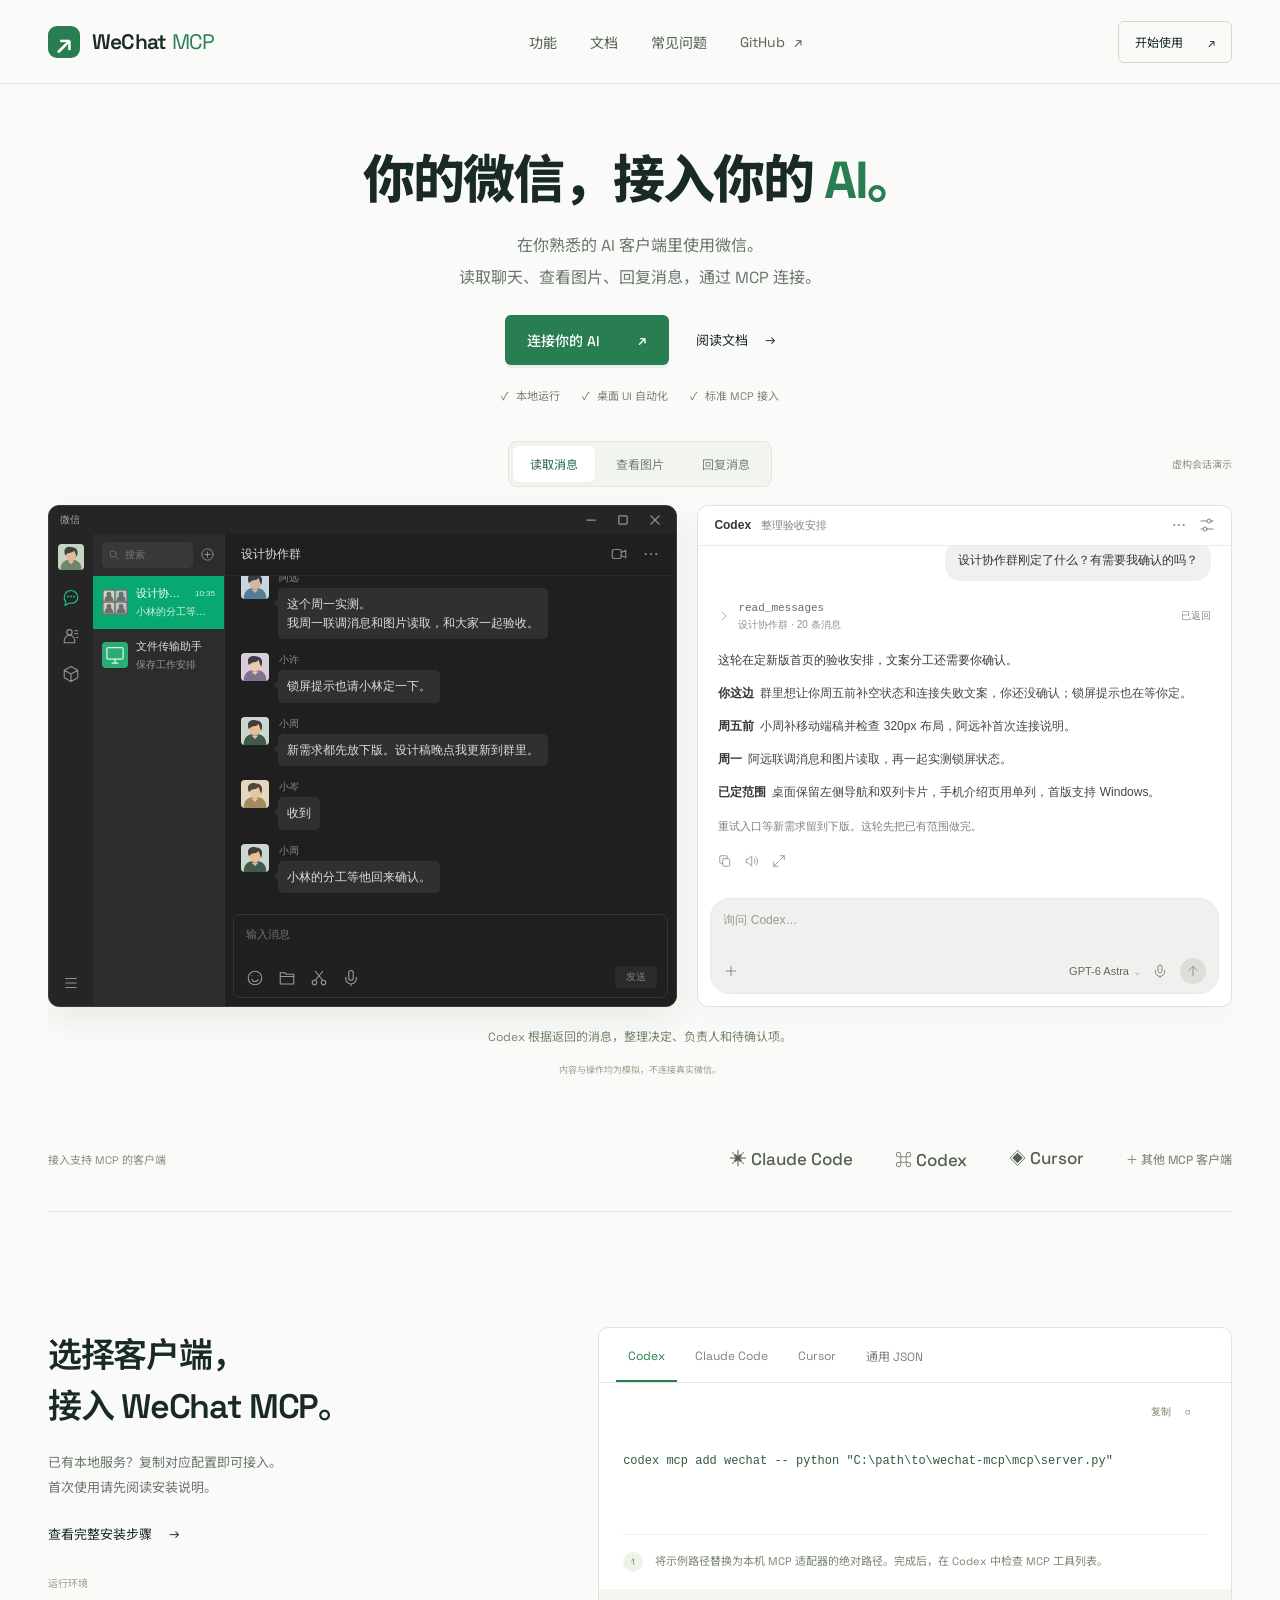
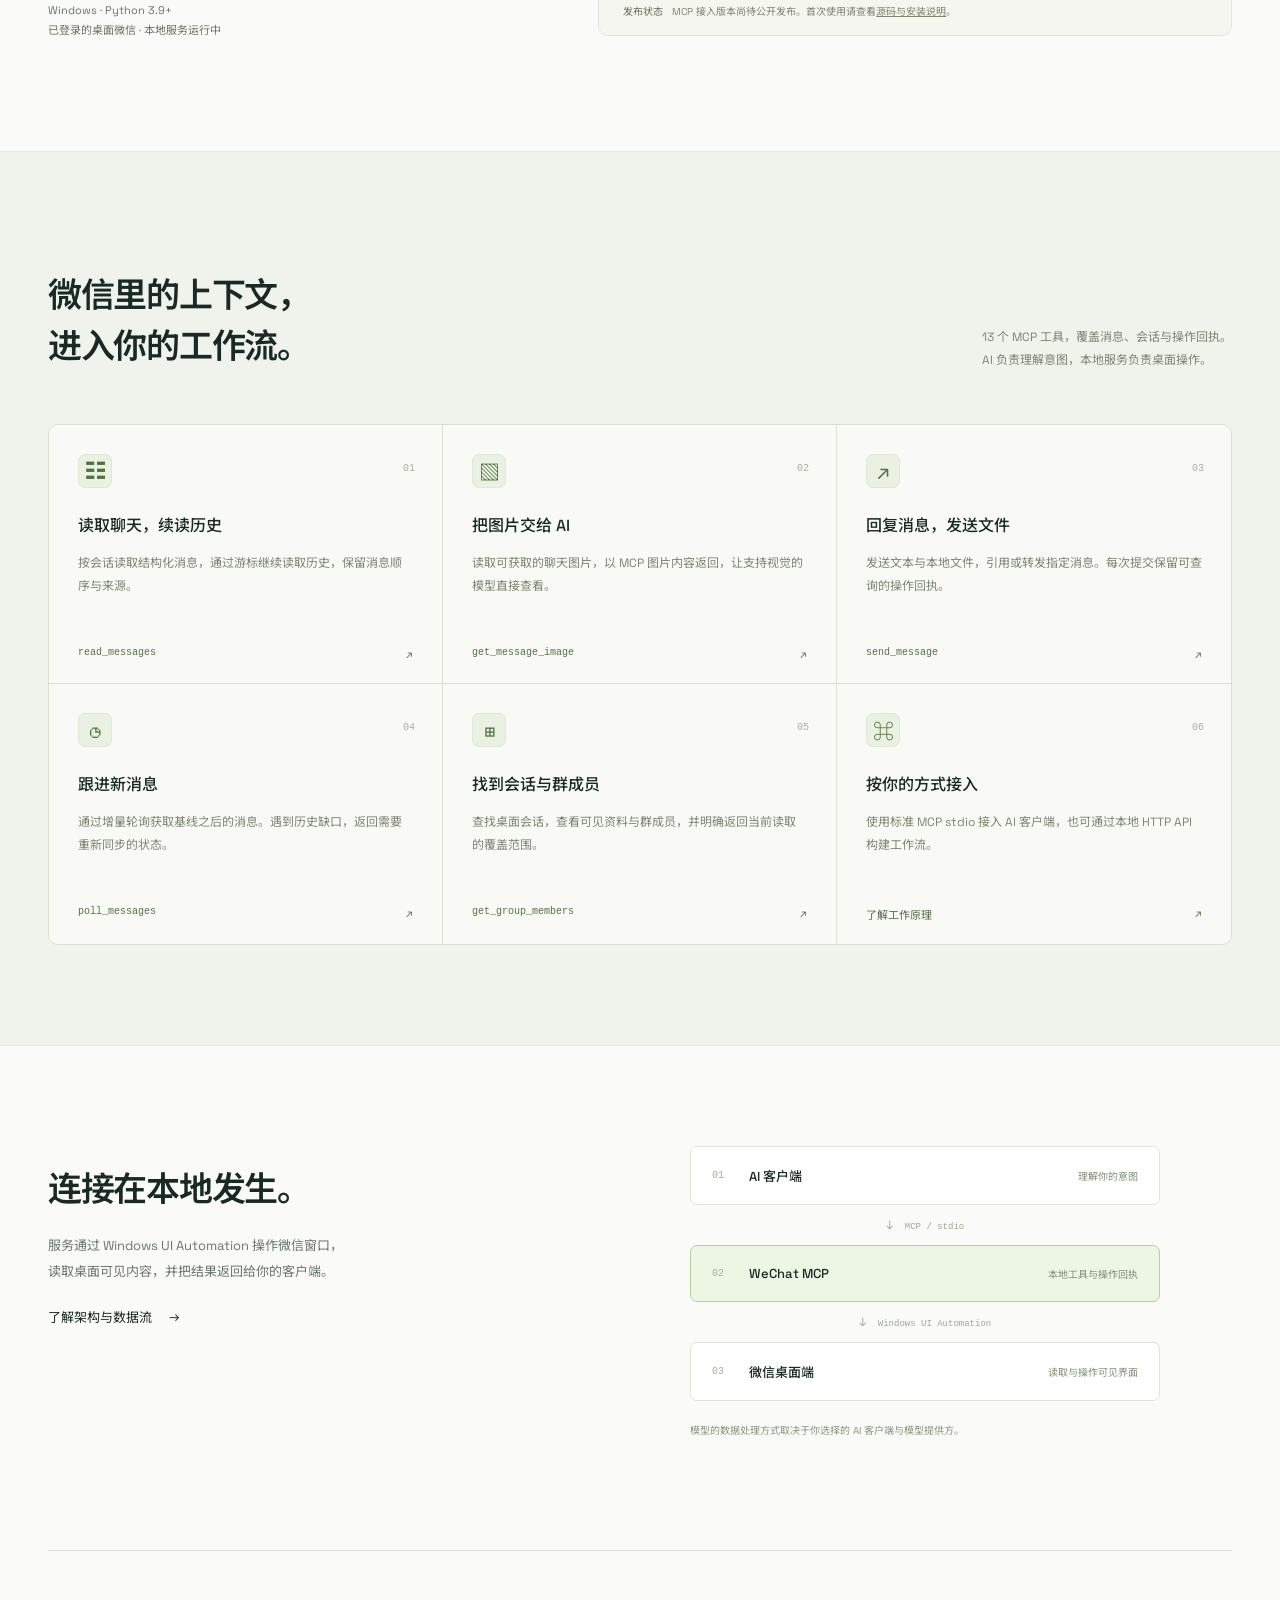
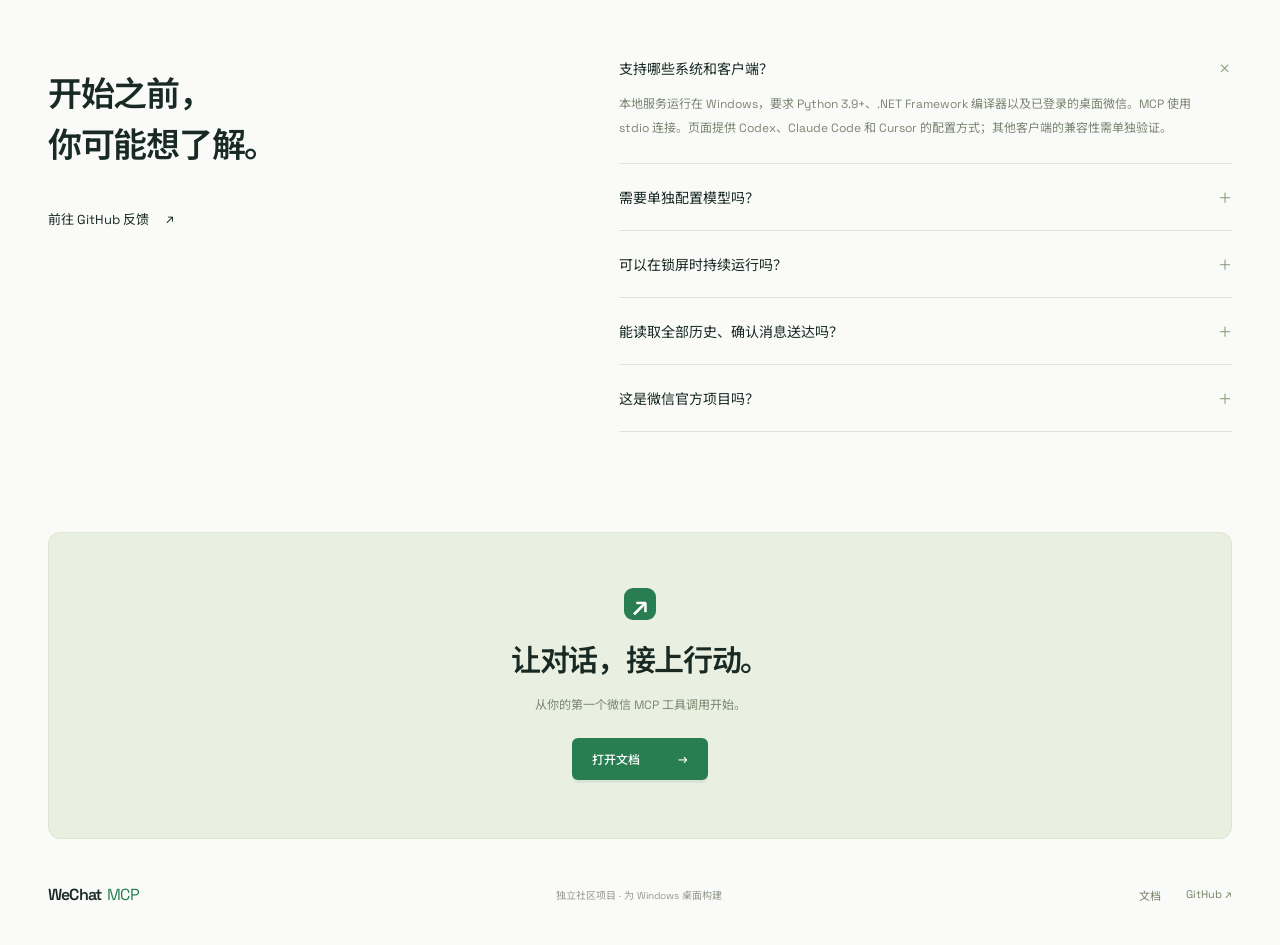
<file: website/index.html>
<!doctype html>
<html lang="zh-CN">
<head>
  <meta charset="UTF-8"><meta name="viewport" content="width=device-width,initial-scale=1">
  <title>WeChat MCP — 让 AI 接入你的微信</title>
  <meta name="description" content="通过 MCP 连接 Windows 微信。读取消息、查看图片、发送文件，让你熟悉的 AI 助手使用微信。">
  <link rel="icon" href="./favicon.svg" type="image/svg+xml"><link rel="stylesheet" href="./style.css?v=20261003-polish">
<link rel="stylesheet" href="./demo.css?v=20261003-task-context">
</head>
<body>
<a class="skip" href="#main">跳到正文</a>
<header><div class="nav wrap"><a class="brand" href="./" aria-label="WeChat MCP 首页"><span class="brand-icon">↗</span>WeChat <b>MCP</b></a><nav aria-label="主导航"><a href="#capabilities">功能</a><a href="./docs.html">文档</a><a href="#faq">常见问题</a><a class="github" href="https://github.com/aytoast/wechat-mcp">GitHub <span>↗</span></a></nav><a class="nav-cta" href="#install">开始使用 <span>↗</span></a></div></header>
<main id="main">
<section class="hero wrap">
 <div class="hero-copy"><h1>你的微信，<br>接入你的 <span>AI。</span></h1><p class="lead">在你熟悉的 AI 客户端里使用微信。<br>读取聊天、查看图片、回复消息，通过 MCP 连接。</p><div class="hero-actions"><a class="button primary" href="#install">连接你的 AI <span>↗</span></a><a class="text-link" href="./docs.html">阅读文档 <span>→</span></a></div><div class="hero-notes"><span>本地运行</span><span>桌面 UI 自动化</span><span>标准 MCP 接入</span></div></div>
 <div class="product-demo" role="region" aria-label="微信与 Codex 模拟演示">
  <div class="story-top"><div class="story-scenes" aria-label="选择功能演示"><button data-scene="read" aria-pressed="true">读取消息</button><button data-scene="image" aria-pressed="false">查看图片</button><button data-scene="send" aria-pressed="false">回复消息</button></div><span class="story-fiction">虚构会话演示</span></div>
  <div class="story-surfaces" aria-label="查看演示界面"><button data-surface="wechat" aria-pressed="true">微信</button><button data-surface="codex" aria-pressed="false">Codex</button></div>
  <div class="story-viewport">
   <section class="story-wechat story-window" aria-label="微信桌面端"><div class="story-titlebar"><span>微信</span><span class="story-window-controls" aria-hidden="true"><svg viewBox="0 0 24 24" fill="none" stroke="currentColor" stroke-width="1.5" stroke-linecap="round" stroke-linejoin="round" aria-hidden="true"><path d="M7 12h10"/></svg><svg viewBox="0 0 24 24" fill="none" stroke="currentColor" stroke-width="1.5" stroke-linecap="round" stroke-linejoin="round" aria-hidden="true"><rect x="7" y="7" width="10" height="10" rx="1"/></svg><svg viewBox="0 0 24 24" fill="none" stroke="currentColor" stroke-width="1.5" stroke-linecap="round" stroke-linejoin="round" aria-hidden="true"><path d="m7 7 10 10M17 7 7 17"/></svg></span></div>
    <div class="story-wx-layout"><aside class="story-wx-rail" aria-hidden="true"><span class="story-owner"></span><span class="story-rail-icon is-active"><svg viewBox="0 0 24 24" fill="none" stroke="currentColor" stroke-width="1.5" stroke-linecap="round" stroke-linejoin="round" aria-hidden="true"><path d="M21 11a8 8 0 0 1-8 8H9l-5 3 1-5a8 8 0 0 1-2-6 9 9 0 0 1 18 0Z"/><path d="M8 10h.01M12 10h.01M16 10h.01" stroke-width="2.5"/></svg></span><span class="story-rail-icon"><svg viewBox="0 0 24 24" fill="none" stroke="currentColor" stroke-width="1.5" stroke-linecap="round" stroke-linejoin="round" aria-hidden="true"><circle cx="10" cy="7" r="3.5"/><path d="M3 21v-3a7 7 0 0 1 14 0v3ZM17 5h4m-4 4h4m-2 5h2"/></svg></span><span class="story-rail-icon"><svg viewBox="0 0 24 24" fill="none" stroke="currentColor" stroke-width="1.5" stroke-linecap="round" stroke-linejoin="round" aria-hidden="true"><path d="m12 2 9 5v10l-9 5-9-5V7Zm0 10 9-5M3 7l9 5v10"/></svg></span><span class="story-rail-icon story-rail-bottom"><svg viewBox="0 0 24 24" fill="none" stroke="currentColor" stroke-width="1.5" stroke-linecap="round" stroke-linejoin="round" aria-hidden="true"><path d="M5 6h14M5 12h14M5 18h14"/></svg></span></aside>
     <aside class="story-chat-list" aria-label="演示会话"><div class="story-search-row"><div class="story-search"><svg viewBox="0 0 24 24" fill="none" stroke="currentColor" stroke-width="1.5" stroke-linecap="round" stroke-linejoin="round" aria-hidden="true"><circle cx="10" cy="10" r="6"/><path d="m15 15 5 5"/></svg><span>搜索</span></div><span class="story-search-add" aria-hidden="true"><svg viewBox="0 0 24 24" fill="none" stroke="currentColor" stroke-width="1.5" stroke-linecap="round" stroke-linejoin="round" aria-hidden="true"><circle cx="12" cy="12" r="9"/><path d="M8 12h8m-4-4v8"/></svg></span></div><div class="story-chat selected" data-chat="group"><i><svg viewBox="0 0 32 32" aria-hidden="true"><rect width="32" height="32" fill="#687871"/><rect x="2" y="2" width="13" height="13" rx="1" fill="#c9d7c4"/><circle cx="8.5" cy="6.5" r="3" fill="#6a7169"/><path d="M3 15q0-7 5.5-7t5.5 7" fill="#6a7169"/><rect x="17" y="2" width="13" height="13" rx="1" fill="#b2c7d0"/><circle cx="23.5" cy="6.5" r="3" fill="#6a7169"/><path d="M18 15q0-7 5.5-7t5.5 7" fill="#6a7169"/><rect x="2" y="17" width="13" height="13" rx="1" fill="#d8c6b4"/><circle cx="8.5" cy="21.5" r="3" fill="#6a7169"/><path d="M3 30q0-7 5.5-7t5.5 7" fill="#6a7169"/><rect x="17" y="17" width="13" height="13" rx="1" fill="#c9bed1"/><circle cx="23.5" cy="21.5" r="3" fill="#6a7169"/><path d="M18 30q0-7 5.5-7t5.5 7" fill="#6a7169"/></svg></i><div><div class="story-chat-meta"><b title="设计协作群">设计协作群</b><time>10:35</time></div><small id="story-preview">有新消息</small></div></div><div class="story-chat" data-chat="saved"><i><svg viewBox="0 0 32 32" aria-hidden="true"><rect width="32" height="32" rx="3" fill="#2aad75"/><rect x="6" y="7" width="20" height="14" rx="2" fill="none" stroke="#e1f3e9" stroke-width="1.5"/><path d="M12 26h8m-4-5v5" stroke="#e1f3e9" stroke-width="1.5"/></svg></i><div><div class="story-chat-meta"><b title="文件传输助手">文件传输助手</b></div><small>保存工作安排</small></div></div></aside>
     <div class="story-conversation"><div class="story-chat-heading"><b id="story-chat-title">设计协作群</b><span class="story-heading-actions" aria-hidden="true"><svg viewBox="0 0 24 24" fill="none" stroke="currentColor" stroke-width="1.5" stroke-linecap="round" stroke-linejoin="round" aria-hidden="true"><rect x="3" y="6" width="12" height="12" rx="3"/><path d="m15 10 6-3v10l-6-3"/></svg><svg viewBox="0 0 24 24" fill="none" stroke="currentColor" stroke-width="1.5" stroke-linecap="round" stroke-linejoin="round" aria-hidden="true"><path d="M5 12h.01M12 12h.01M19 12h.01" stroke-width="3"/></svg></span></div>
      <div class="story-messages" tabindex="0" aria-label="演示聊天记录"><div class="story-message-track"><p class="story-message-time">今天 10:32</p><div id="story-message-list"></div></div></div>
      <div class="story-compose"><p id="story-draft"></p><span class="story-compose-tools" aria-hidden="true"><svg viewBox="0 0 24 24" fill="none" stroke="currentColor" stroke-width="1.5" stroke-linecap="round" stroke-linejoin="round" aria-hidden="true"><circle cx="12" cy="12" r="9"/><path d="M8 14c2 4 6 4 8 0M8 9h.01M16 9h.01"/></svg><svg viewBox="0 0 24 24" fill="none" stroke="currentColor" stroke-width="1.5" stroke-linecap="round" stroke-linejoin="round" aria-hidden="true"><path d="M3 7V5h6l2 2h10v13H3Zm0 3h18"/></svg><svg viewBox="0 0 24 24" fill="none" stroke="currentColor" stroke-width="1.5" stroke-linecap="round" stroke-linejoin="round" aria-hidden="true"><circle cx="6" cy="18" r="3"/><circle cx="18" cy="18" r="3"/><path d="m7 3 10 12M17 3 7 15"/></svg><svg viewBox="0 0 24 24" fill="none" stroke="currentColor" stroke-width="1.5" stroke-linecap="round" stroke-linejoin="round" aria-hidden="true"><rect x="9" y="2" width="6" height="13" rx="3"/><path d="M5 11v2a7 7 0 0 0 14 0v-2M12 20v2"/></svg></span><span class="story-send-label" aria-hidden="true">发送</span></div>
     </div>
    </div><div class="story-wx-status"><span id="story-wx-status">群里正在讨论首页验收</span><span id="story-message-count">0 条消息</span></div>
   </section>
   <section class="story-codex story-window" aria-label="Codex 助手"><div class="story-titlebar"><span class="story-codex-brand">Codex <span id="story-task-title">整理验收安排</span></span><span class="story-codex-chrome" aria-hidden="true"><svg viewBox="0 0 24 24" fill="none" stroke="currentColor" stroke-width="1.5" stroke-linecap="round" stroke-linejoin="round" aria-hidden="true"><path d="M5 12h.01M12 12h.01M19 12h.01" stroke-width="3"/></svg><svg viewBox="0 0 24 24" fill="none" stroke="currentColor" stroke-width="1.5" stroke-linecap="round" stroke-linejoin="round" aria-hidden="true"><path d="M3 6h9m6 0h3M3 18h3m6 0h9"/><circle cx="15" cy="6" r="3"/><circle cx="9" cy="18" r="3"/></svg></span></div>
    <div class="story-codex-body" tabindex="0" aria-label="Codex 演示对话">
     <details class="story-context" hidden><summary id="story-context-title"></summary><div id="story-context-items"></div></details>
     <div class="story-question" hidden><p id="story-question"></p></div>
     <div class="story-tool" hidden><span class="story-tool-icon" aria-hidden="true"><svg viewBox="0 0 24 24" fill="none" stroke="currentColor" stroke-width="1.5" stroke-linecap="round" stroke-linejoin="round" aria-hidden="true"><path d="m9 5 7 7-7 7"/></svg></span><div><code id="story-tool-name">read_messages</code><small id="story-tool-detail">读取设计协作群</small></div><span id="story-tool-status">读取中</span></div>
     <figure class="story-image-result" hidden></figure>
     <div class="story-reply" hidden><p class="story-reply-intro">我来回复小周，把已改好的文案和还没实测的状态说清楚。</p><p id="story-reply-text"></p></div>
     <div class="story-tool story-send-tool" hidden><span class="story-tool-icon" aria-hidden="true"><svg viewBox="0 0 24 24" fill="none" stroke="currentColor" stroke-width="1.5" stroke-linecap="round" stroke-linejoin="round" aria-hidden="true"><path d="m9 5 7 7-7 7"/></svg></span><div><code>send_message</code><small>设计协作群 · 回复小周</small></div><span id="story-send-status">提交中</span></div>
     <div class="story-summary" hidden><p class="story-answer-heading" id="story-answer-title">文案分工还需要你确认。</p><div id="story-answer-items"></div><p id="story-answer-note"></p></div>
     <div class="story-response-actions" hidden aria-hidden="true"><svg viewBox="0 0 24 24" fill="none" stroke="currentColor" stroke-width="1.5" stroke-linecap="round" stroke-linejoin="round" aria-hidden="true"><rect x="8" y="8" width="12" height="13" rx="2"/><path d="M16 8V5a2 2 0 0 0-2-2H5a2 2 0 0 0-2 2v9a2 2 0 0 0 2 2h3"/></svg><svg viewBox="0 0 24 24" fill="none" stroke="currentColor" stroke-width="1.5" stroke-linecap="round" stroke-linejoin="round" aria-hidden="true"><path d="m11 4-6 5H2v6h3l6 5ZM16 8a6 6 0 0 1 0 8m3-11a10 10 0 0 1 0 14"/></svg><svg viewBox="0 0 24 24" fill="none" stroke="currentColor" stroke-width="1.5" stroke-linecap="round" stroke-linejoin="round" aria-hidden="true"><path d="M14 3h7v7m-7 0 7-7M10 21H3v-7m7 0-7 7"/></svg></div>
    </div>
    <div class="story-codex-composer"><div class="story-prompt-entry"><span id="story-prompt-draft"></span><i class="story-caret" aria-hidden="true" hidden></i></div><div class="story-composer-toolbar"><span class="story-composer-add" aria-hidden="true"><svg viewBox="0 0 24 24" fill="none" stroke="currentColor" stroke-width="1.5" stroke-linecap="round" stroke-linejoin="round" aria-hidden="true"><path d="M12 5v14M5 12h14"/></svg></span><span class="story-model">GPT-6 Astra <span>⌄</span></span><span class="story-composer-mic" aria-hidden="true"><svg viewBox="0 0 24 24" fill="none" stroke="currentColor" stroke-width="1.5" stroke-linecap="round" stroke-linejoin="round" aria-hidden="true"><rect x="9" y="3" width="6" height="12" rx="3"/><path d="M5 11v2a7 7 0 0 0 14 0v-2M12 20v2"/></svg></span><span class="story-composer-send" aria-hidden="true"><svg viewBox="0 0 24 24" fill="none" stroke="currentColor" stroke-width="1.5" stroke-linecap="round" stroke-linejoin="round" aria-hidden="true"><path d="M12 19V5m-6 6 6-6 6 6"/></svg></span></div></div>
    <div class="story-codex-footer">根据微信返回的内容整理</div>
   </section>
  </div>
  <div class="story-caption" id="story-caption" role="status" aria-live="off">群里讨论还在继续，消息一条接着一条。</div>
  <p class="story-disclaimer">内容与操作均为模拟，不连接真实微信。</p>
  <noscript><p class="story-disclaimer">启用 JavaScript 可播放读取消息、查看图片和回复消息的交互演示。</p></noscript>
 </div>
</section>
<section class="clients wrap"><span>接入支持 MCP 的客户端</span><div><b>✳ Claude Code</b><b>⌘ Codex</b><b>◈ Cursor</b><b>＋ 其他 MCP 客户端</b></div></section>
<section id="install" class="section wrap install-layout"><div><h2>选择客户端，<br>接入 WeChat MCP。</h2><p class="section-copy">已有本地服务？复制对应配置即可接入。<br>首次使用请先阅读安装说明。</p><a class="text-link" href="./docs.html#quickstart">查看完整安装步骤 <span>→</span></a><div class="requirements"><span>运行环境</span><p>Windows · Python 3.9+<br>已登录的桌面微信 · 本地服务运行中</p></div></div><div class="install-card"><div class="tabs" role="tablist" aria-label="选择 MCP 客户端"><button role="tab" aria-selected="true" data-client="codex">Codex</button><button role="tab" aria-selected="false" data-client="claude">Claude Code</button><button role="tab" aria-selected="false" data-client="cursor">Cursor</button><button role="tab" aria-selected="false" data-client="json">通用 JSON</button></div><div class="code-heading"><button class="copy" data-copy="install-command" aria-label="复制接入命令">复制 <span>▢</span></button></div><pre><code id="install-command"></code></pre><div class="install-foot"><span class="step-circle">1</span><p id="client-note"></p></div><div class="release-note"><span>发布状态</span>MCP 接入版本尚待公开发布。首次使用请查看<a href="./docs.html#quickstart">源码与安装说明</a>。</div></div></section>
<section id="capabilities" class="section capabilities"><div class="wrap"><div class="section-heading"><div><h2>微信里的上下文，<br>进入你的工作流。</h2></div><p>13 个 MCP 工具，覆盖消息、会话与操作回执。<br>AI 负责理解意图，本地服务负责桌面操作。</p></div><div class="feature-grid"><article><span class="feature-icon">☷</span><span class="feature-number">01</span><h3>读取聊天，续读历史</h3><p>按会话读取结构化消息，通过游标继续读取历史，保留消息顺序与来源。</p><a href="./docs.html#read_messages"><code>read_messages</code><span>↗</span></a></article><article><span class="feature-icon">▧</span><span class="feature-number">02</span><h3>把图片交给 AI</h3><p>读取可获取的聊天图片，以 MCP 图片内容返回，让支持视觉的模型直接查看。</p><a href="./docs.html#get_message_image"><code>get_message_image</code><span>↗</span></a></article><article><span class="feature-icon">↗</span><span class="feature-number">03</span><h3>回复消息，发送文件</h3><p>发送文本与本地文件，引用或转发指定消息。每次提交保留可查询的操作回执。</p><a href="./docs.html#send_message"><code>send_message</code><span>↗</span></a></article><article><span class="feature-icon">◷</span><span class="feature-number">04</span><h3>跟进新消息</h3><p>通过增量轮询获取基线之后的消息。遇到历史缺口，返回需要重新同步的状态。</p><a href="./docs.html#poll_messages"><code>poll_messages</code><span>↗</span></a></article><article><span class="feature-icon">⊞</span><span class="feature-number">05</span><h3>找到会话与群成员</h3><p>查找桌面会话，查看可见资料与群成员，并明确返回当前读取的覆盖范围。</p><a href="./docs.html#get_group_members"><code>get_group_members</code><span>↗</span></a></article><article class="feature-last"><span class="feature-icon">⌘</span><span class="feature-number">06</span><h3>按你的方式接入</h3><p>使用标准 MCP stdio 接入 AI 客户端，也可通过本地 HTTP API 构建工作流。</p><a href="./docs.html#architecture">了解工作原理<span>↗</span></a></article></div></div></section>
<section class="section wrap architecture"><div><h2>连接在本地发生。</h2><p class="section-copy">服务通过 Windows UI Automation 操作微信窗口，<br>读取桌面可见内容，并把结果返回给你的客户端。</p><a class="text-link" href="./docs.html#architecture">了解架构与数据流 <span>→</span></a></div><div class="flow"><div><span>01</span><b>AI 客户端</b><small>理解你的意图</small></div><i>↓ <code>MCP / stdio</code></i><div class="flow-active"><span>02</span><b>WeChat MCP</b><small>本地工具与操作回执</small></div><i>↓ <code>Windows UI Automation</code></i><div><span>03</span><b>微信桌面端</b><small>读取与操作可见界面</small></div><p>模型的数据处理方式取决于你选择的 AI 客户端与模型提供方。</p></div></section>
<section id="faq" class="section wrap faq"><div><h2>开始之前，<br>你可能想了解。</h2><a class="text-link" href="https://github.com/aytoast/wechat-mcp/issues">前往 GitHub 反馈 <span>↗</span></a></div><div class="faq-list"><details open><summary>支持哪些系统和客户端？<span>＋</span></summary><p>本地服务运行在 Windows，要求 Python 3.9+、.NET Framework 编译器以及已登录的桌面微信。MCP 使用 stdio 连接。页面提供 Codex、Claude Code 和 Cursor 的配置方式；其他客户端的兼容性需单独验证。</p></details><details><summary>需要单独配置模型吗？<span>＋</span></summary><p>WeChat MCP 负责读取和操作微信。理解消息、生成摘要和回复由你选择的 AI 客户端与模型完成，模型在客户端中配置。</p></details><details><summary>可以在锁屏时持续运行吗？<span>＋</span></summary><p>操作期间需要 Windows 保持唤醒、解锁，微信窗口可用。消息读取与操作可能切换会话、占用前台焦点。</p></details><details><summary>能读取全部历史、确认消息送达吗？<span>＋</span></summary><p>历史范围取决于微信桌面端已同步的内容。回执记录本地提交结果，接收端送达状态仍为未验证。请检查回执状态，避免在结果未知时重复发送。</p></details><details><summary>这是微信官方项目吗？<span>＋</span></summary><p>WeChat MCP 是独立社区项目，与腾讯及微信团队无隶属关系。</p></details></div></section>
<section class="closing wrap"><span class="brand-icon">↗</span><h2>让对话，接上行动。</h2><p>从你的第一个微信 MCP 工具调用开始。</p><a class="button primary" href="./docs.html">打开文档 <span>→</span></a></section>
</main><footer class="wrap"><a class="brand" href="./">WeChat <b>MCP</b></a><span>独立社区项目 · 为 Windows 桌面构建</span><div><a href="./docs.html">文档</a><a href="https://github.com/aytoast/wechat-mcp">GitHub ↗</a></div></footer><div id="toast" role="status" aria-live="polite"></div><script src="./app.js?v=20261003-polish"></script>
<script src="./demo.js?v=20261003-task-context"></script>
</body></html>
</file>
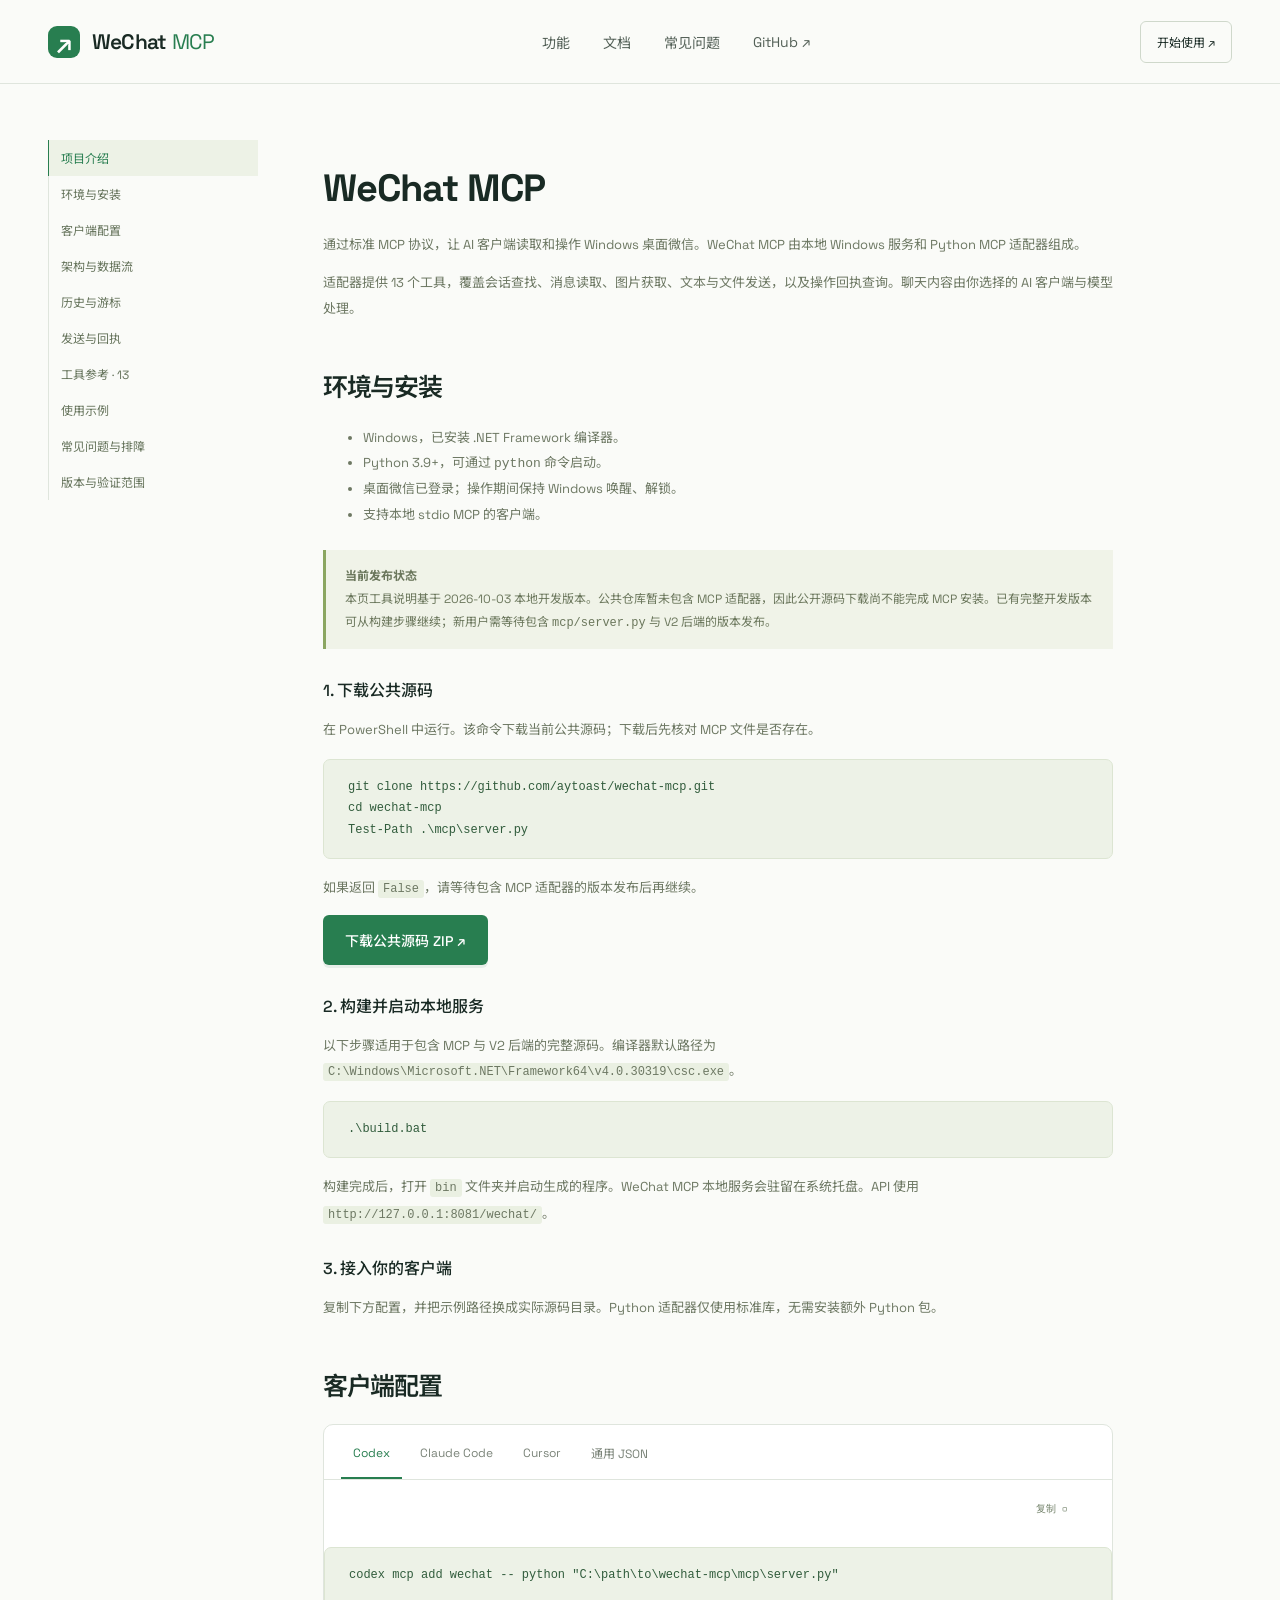
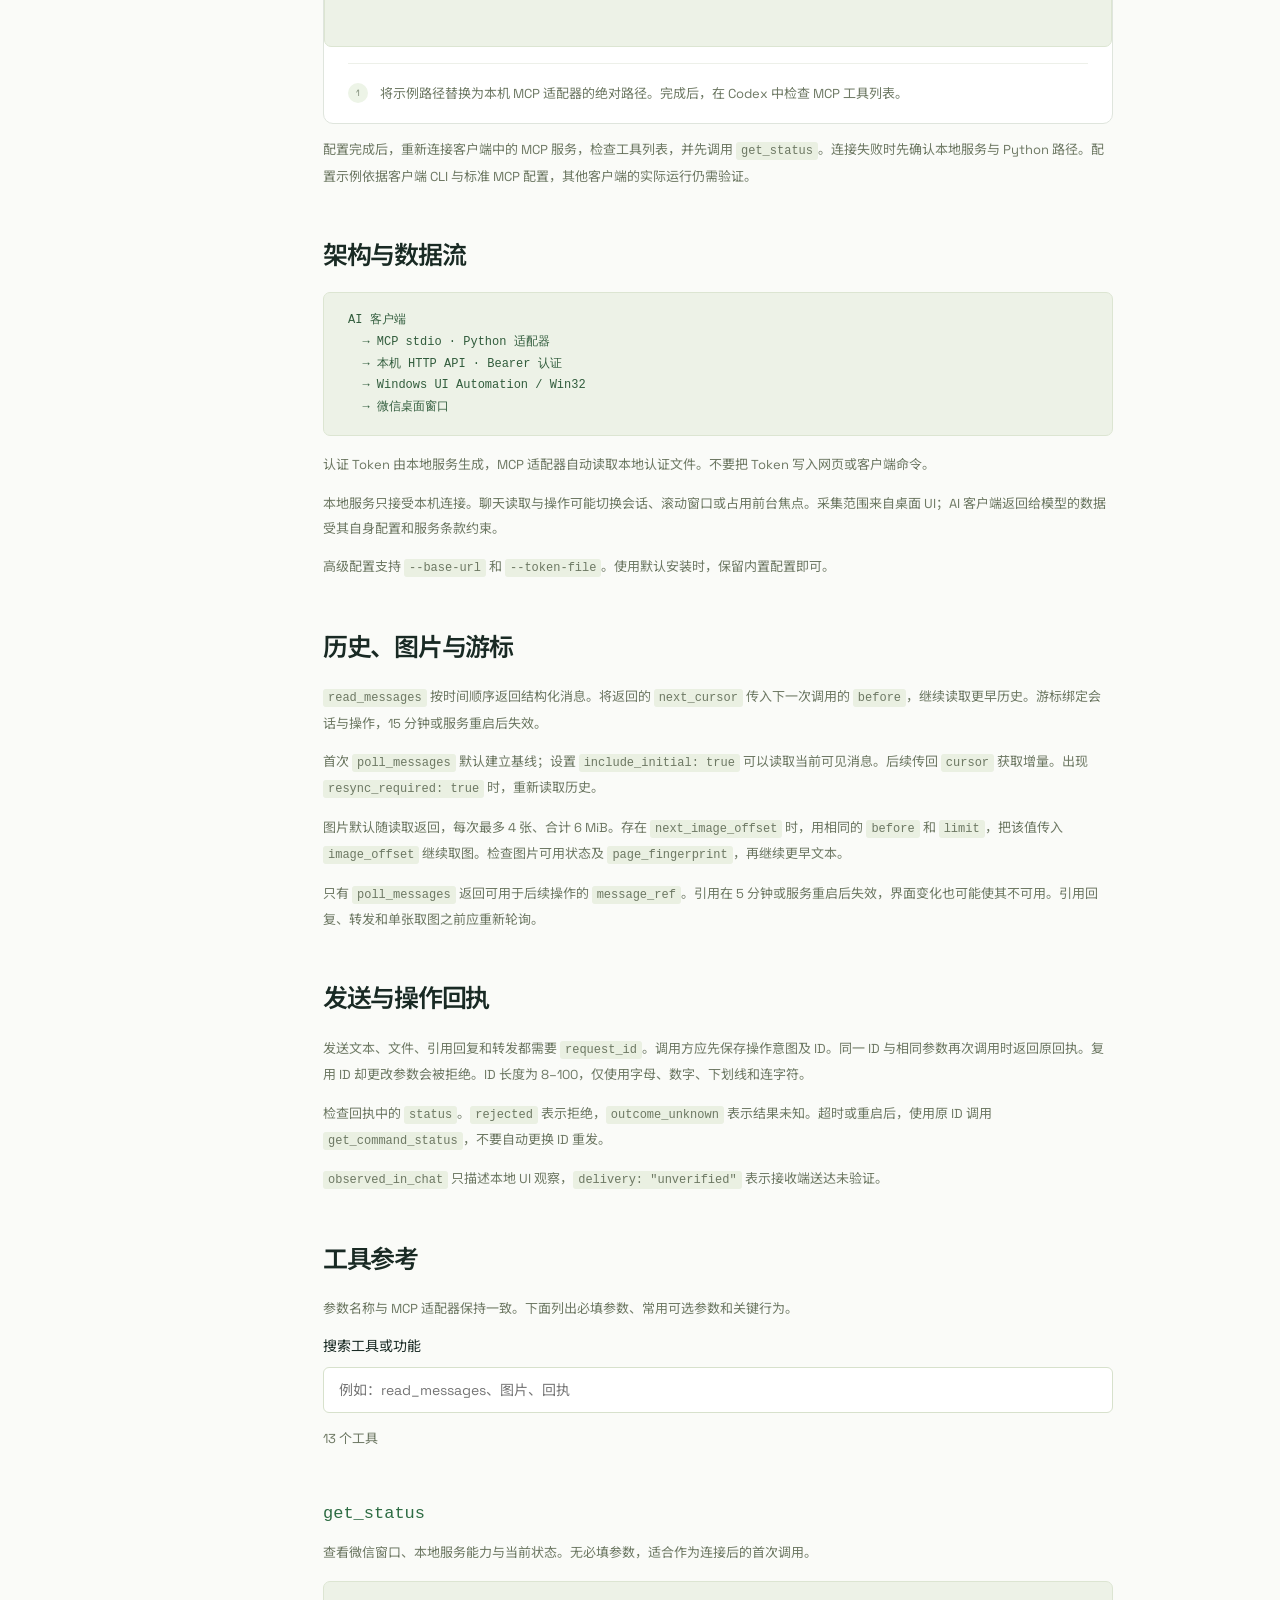
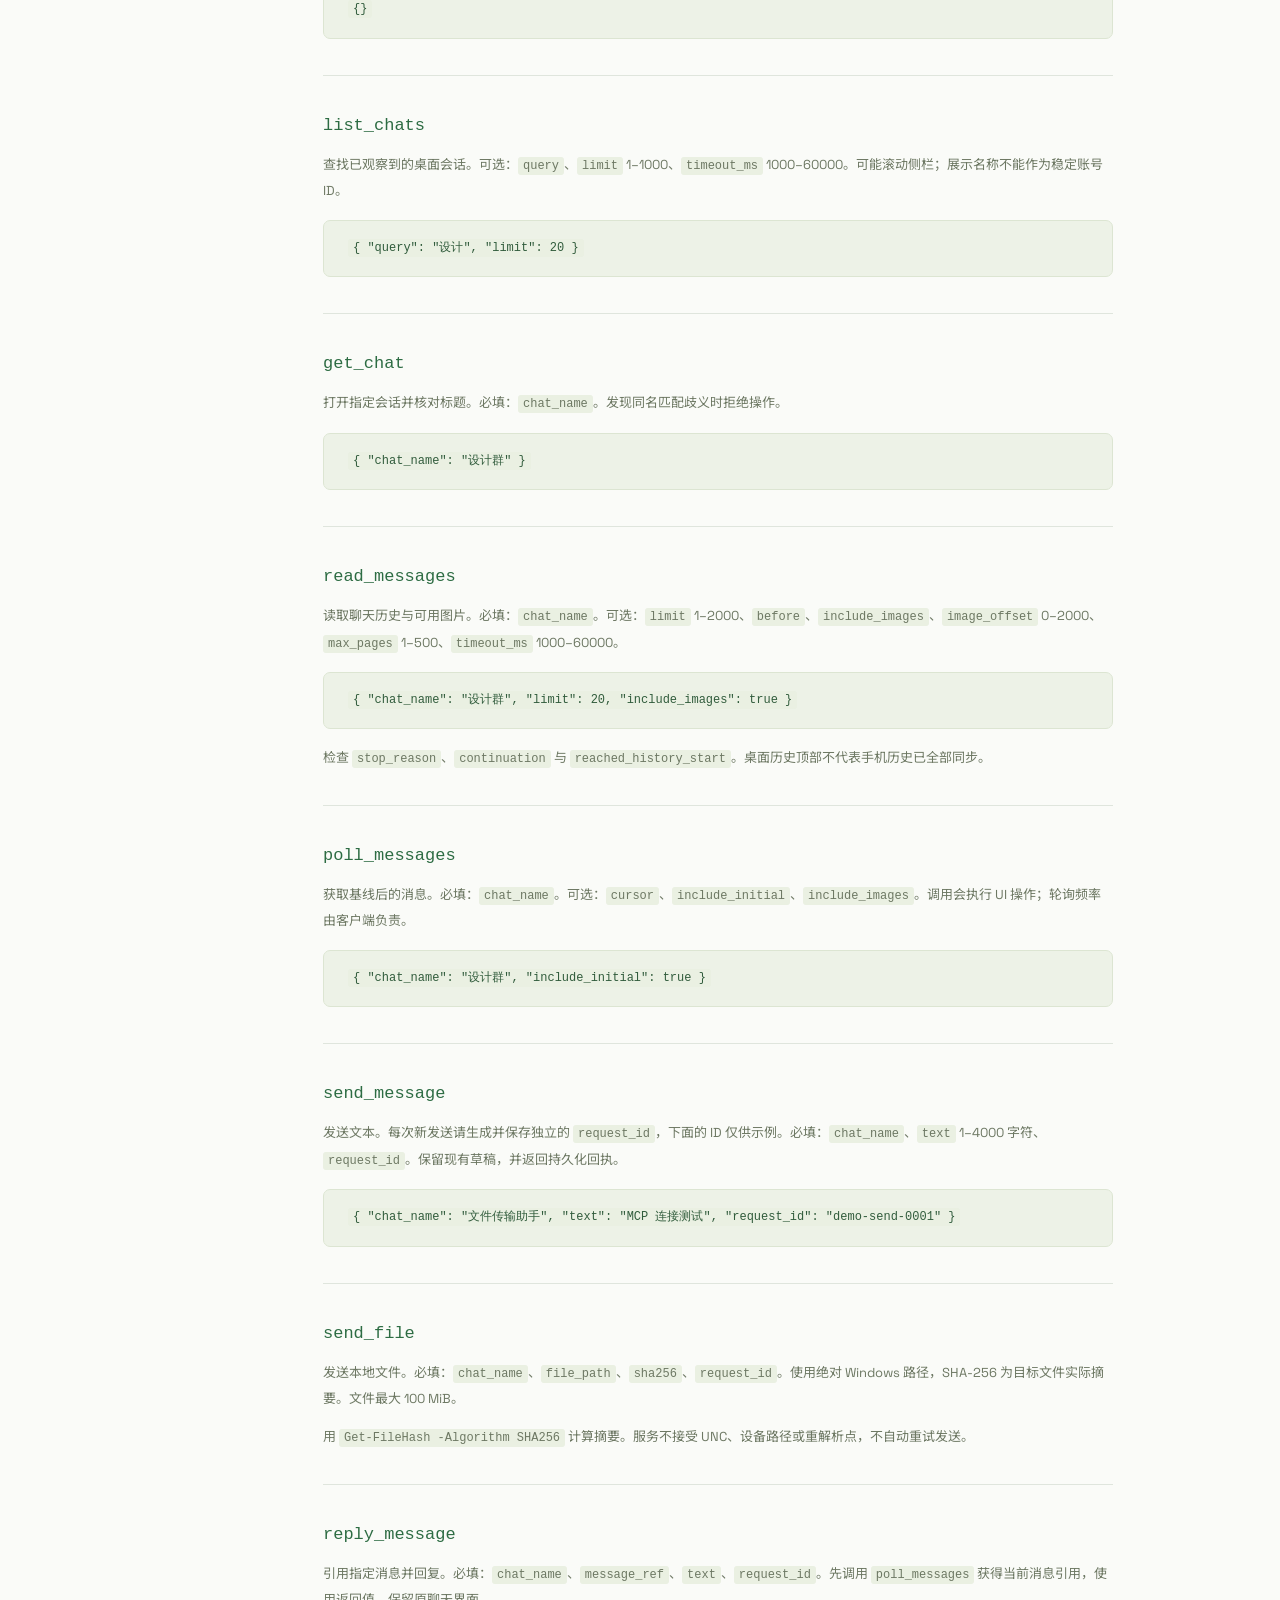
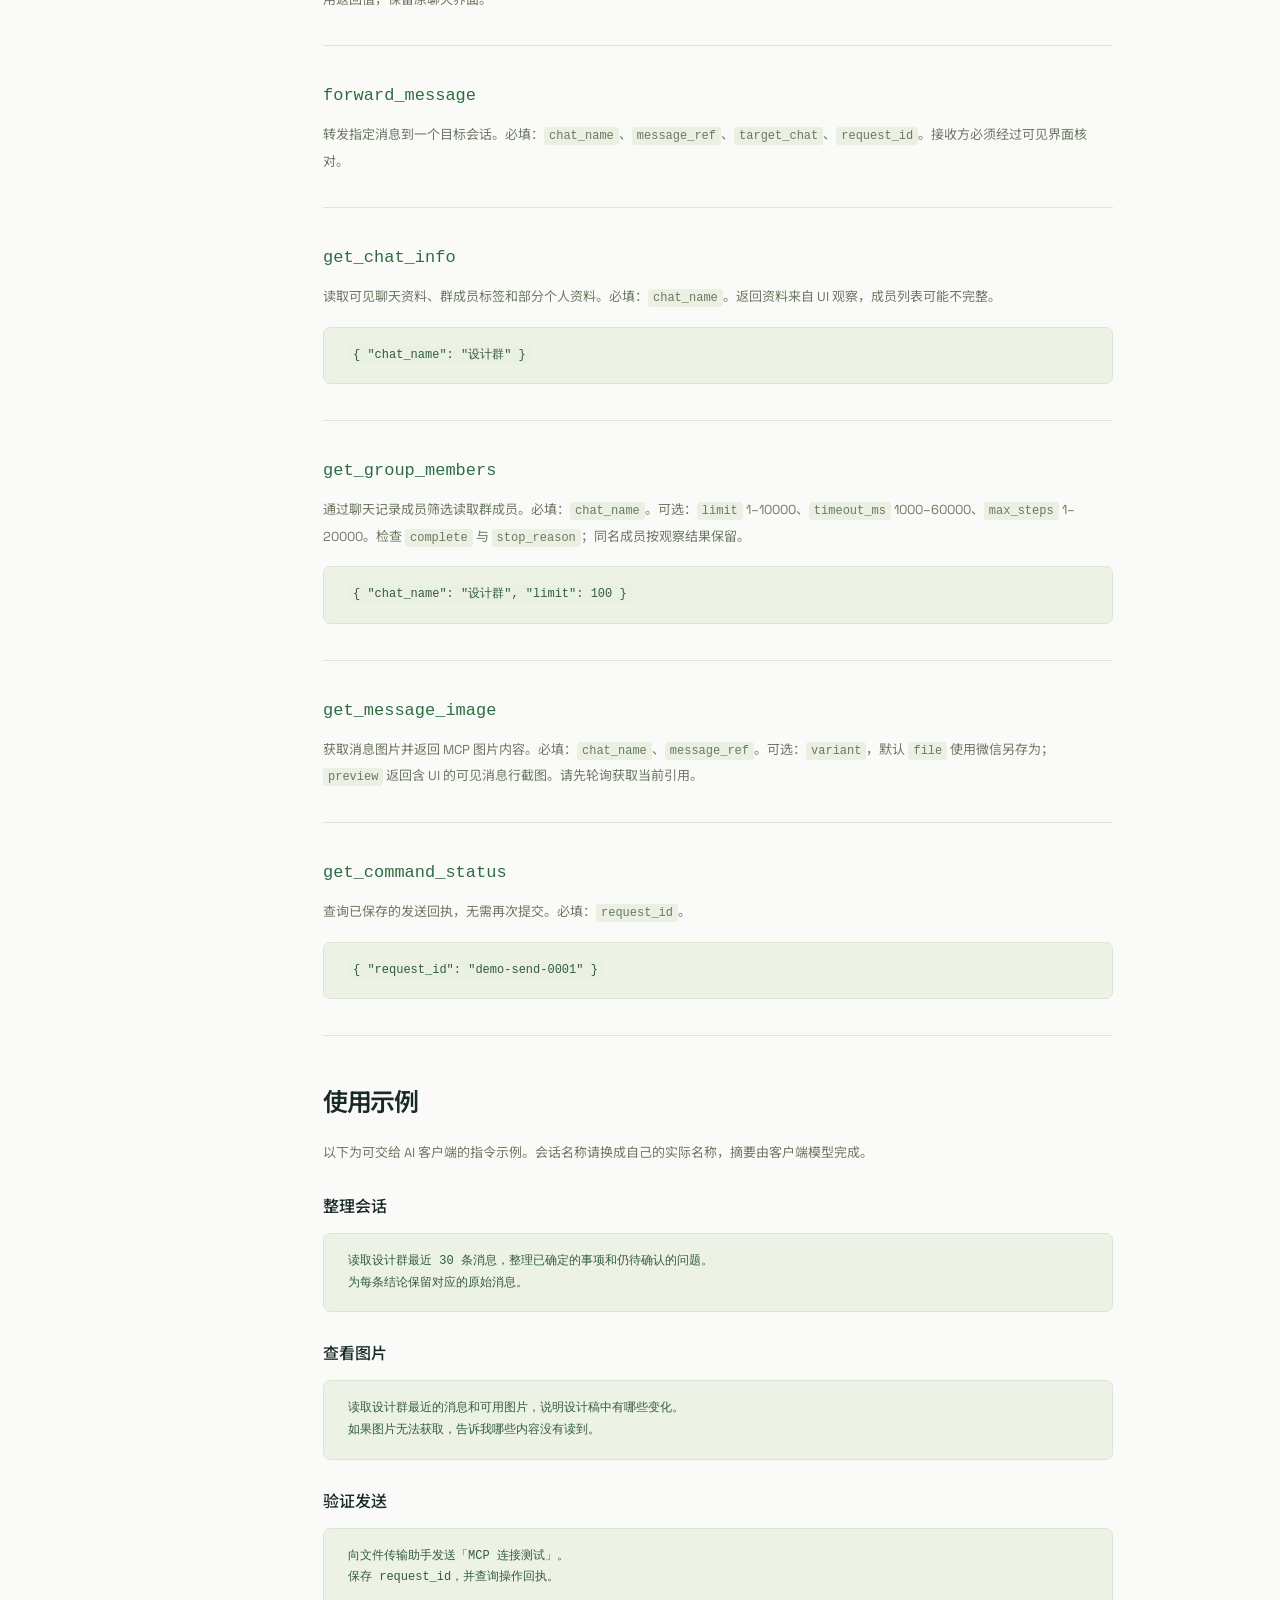
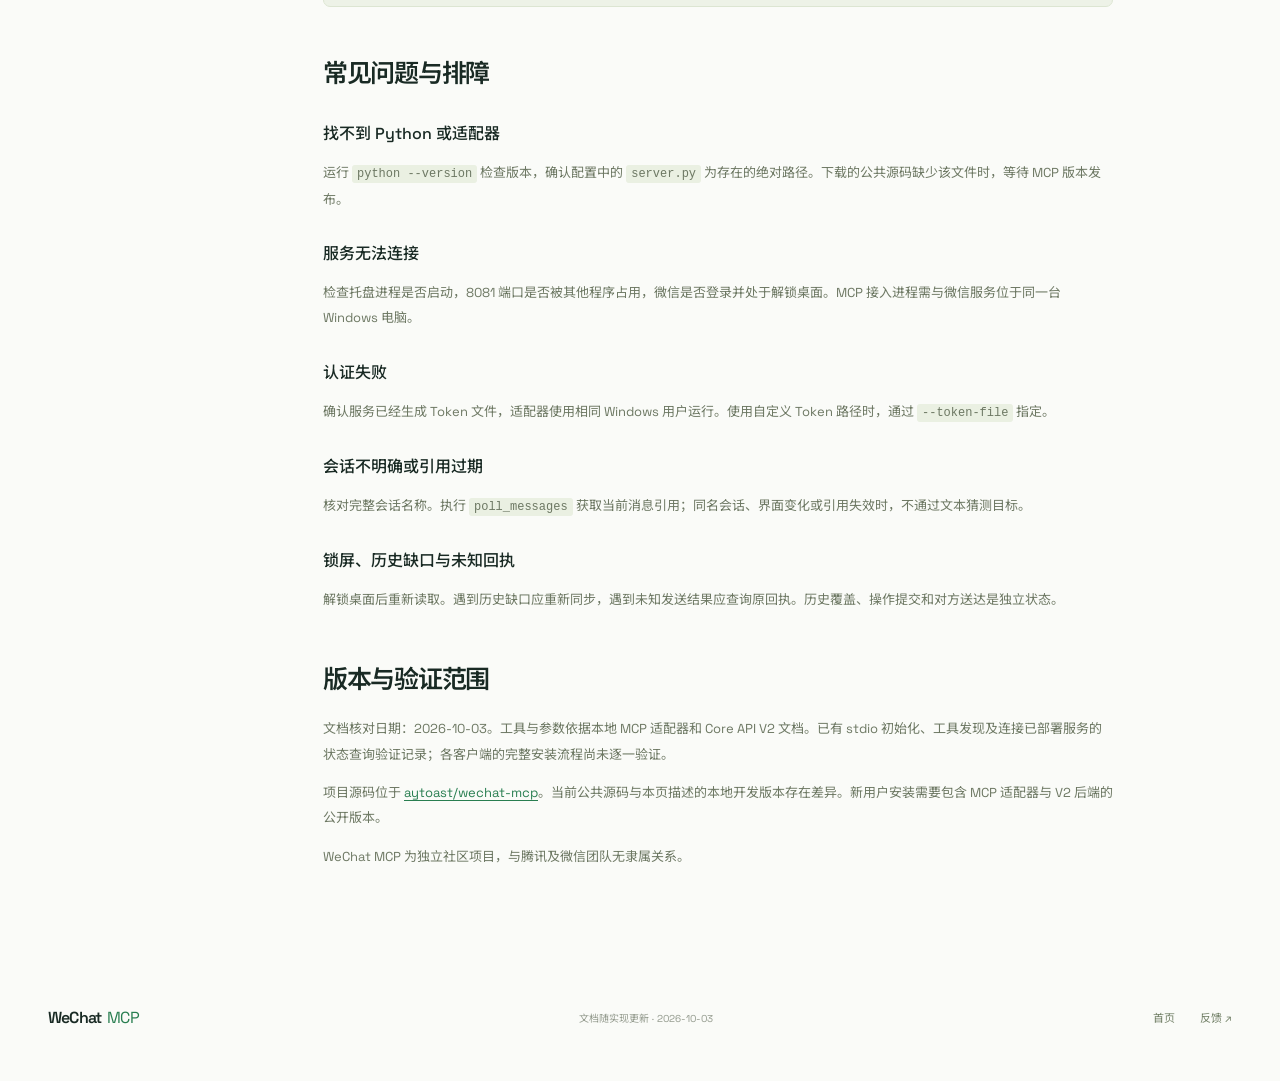
<file: website/docs.html>
<!doctype html><html lang="zh-CN"><head><meta charset="UTF-8"><meta name="viewport" content="width=device-width,initial-scale=1"><title>文档 — WeChat MCP</title><meta name="description" content="WeChat MCP 安装、客户端配置、13 个工具的参数说明与操作示例。"><link rel="icon" href="./favicon.svg" type="image/svg+xml"><link rel="stylesheet" href="./style.css?v=20261003-polish"></head><body>
<a class="skip" href="#main">跳到正文</a><header><div class="nav wrap"><a class="brand" href="./"><span class="brand-icon">↗</span>WeChat <b>MCP</b></a><nav aria-label="主导航"><a href="./#capabilities">功能</a><a href="./docs.html" aria-current="page">文档</a><a href="./#faq">常见问题</a><a class="github" href="https://github.com/aytoast/wechat-mcp">GitHub ↗</a></nav><a class="nav-cta" href="#quickstart">开始使用 ↗</a></div></header>
<div class="docs-mobile-nav wrap"><a href="#quickstart">安装</a><a href="#clients">客户端</a><a href="#tools">工具</a><a href="#examples">示例</a><a href="#troubleshooting">排障</a></div>
<div class="docs-layout wrap"><aside class="docs-sidebar" aria-label="文档目录"><a href="#overview">项目介绍</a><a href="#quickstart">环境与安装</a><a href="#clients">客户端配置</a><a href="#architecture">架构与数据流</a><a href="#history">历史与游标</a><a href="#receipts">发送与回执</a><a href="#tools">工具参考 · 13</a><a href="#examples">使用示例</a><a href="#troubleshooting">常见问题与排障</a><a href="#status">版本与验证范围</a></aside>
<main class="docs-main" id="main"><section id="overview"><h1>WeChat MCP</h1><p>通过标准 MCP 协议，让 AI 客户端读取和操作 Windows 桌面微信。WeChat MCP 由本地 Windows 服务和 Python MCP 适配器组成。</p><p>适配器提供 13 个工具，覆盖会话查找、消息读取、图片获取、文本与文件发送，以及操作回执查询。聊天内容由你选择的 AI 客户端与模型处理。</p></section>
<section id="quickstart"><h2>环境与安装</h2><ul><li>Windows，已安装 .NET Framework 编译器。</li><li>Python 3.9+，可通过 <code>python</code> 命令启动。</li><li>桌面微信已登录；操作期间保持 Windows 唤醒、解锁。</li><li>支持本地 stdio MCP 的客户端。</li></ul><div class="callout"><strong>当前发布状态</strong><br>本页工具说明基于 2026-10-03 本地开发版本。公共仓库暂未包含 MCP 适配器，因此公开源码下载尚不能完成 MCP 安装。已有完整开发版本可从构建步骤继续；新用户需等待包含 <code>mcp/server.py</code> 与 V2 后端的版本发布。</div><h3>1. 下载公共源码</h3><p>在 PowerShell 中运行。该命令下载当前公共源码；下载后先核对 MCP 文件是否存在。</p><pre><code>git clone https://github.com/aytoast/wechat-mcp.git
cd wechat-mcp
Test-Path .\mcp\server.py</code></pre><p>如果返回 <code>False</code>，请等待包含 MCP 适配器的版本发布后再继续。</p><a class="button primary" href="https://github.com/aytoast/wechat-mcp/archive/refs/heads/master.zip">下载公共源码 ZIP ↗</a><h3>2. 构建并启动本地服务</h3><p>以下步骤适用于包含 MCP 与 V2 后端的完整源码。编译器默认路径为 <code>C:\Windows\Microsoft.NET\Framework64\v4.0.30319\csc.exe</code>。</p><pre><code>.\build.bat</code></pre><p>构建完成后，打开 <code>bin</code> 文件夹并启动生成的程序。WeChat MCP 本地服务会驻留在系统托盘。API 使用 <code>http://127.0.0.1:8081/wechat/</code>。</p><h3>3. 接入你的客户端</h3><p>复制下方配置，并把示例路径换成实际源码目录。Python 适配器仅使用标准库，无需安装额外 Python 包。</p></section>
<section id="clients"><h2>客户端配置</h2><div class="install-card"><div class="tabs" role="tablist" aria-label="选择 MCP 客户端"><button role="tab" aria-selected="true" data-client="codex">Codex</button><button role="tab" aria-selected="false" data-client="claude">Claude Code</button><button role="tab" aria-selected="false" data-client="cursor">Cursor</button><button role="tab" aria-selected="false" data-client="json">通用 JSON</button></div><div class="code-heading"><button class="copy" data-copy="install-command" aria-label="复制接入命令">复制 ▢</button></div><pre><code id="install-command"></code></pre><div class="install-foot"><span class="step-circle">1</span><p id="client-note"></p></div></div><p>配置完成后，重新连接客户端中的 MCP 服务，检查工具列表，并先调用 <code>get_status</code>。连接失败时先确认本地服务与 Python 路径。配置示例依据客户端 CLI 与标准 MCP 配置，其他客户端的实际运行仍需验证。</p></section>
<section id="architecture"><h2>架构与数据流</h2><pre><code>AI 客户端
  → MCP stdio · Python 适配器
  → 本机 HTTP API · Bearer 认证
  → Windows UI Automation / Win32
  → 微信桌面窗口</code></pre><p>认证 Token 由本地服务生成，MCP 适配器自动读取本地认证文件。不要把 Token 写入网页或客户端命令。</p><p>本地服务只接受本机连接。聊天读取与操作可能切换会话、滚动窗口或占用前台焦点。采集范围来自桌面 UI；AI 客户端返回给模型的数据受其自身配置和服务条款约束。</p><p>高级配置支持 <code>--base-url</code> 和 <code>--token-file</code>。使用默认安装时，保留内置配置即可。</p></section>
<section id="history"><h2>历史、图片与游标</h2><p><code>read_messages</code> 按时间顺序返回结构化消息。将返回的 <code>next_cursor</code> 传入下一次调用的 <code>before</code>，继续读取更早历史。游标绑定会话与操作，15 分钟或服务重启后失效。</p><p>首次 <code>poll_messages</code> 默认建立基线；设置 <code>include_initial: true</code> 可以读取当前可见消息。后续传回 <code>cursor</code> 获取增量。出现 <code>resync_required: true</code> 时，重新读取历史。</p><p>图片默认随读取返回，每次最多 4 张、合计 6 MiB。存在 <code>next_image_offset</code> 时，用相同的 <code>before</code> 和 <code>limit</code>，把该值传入 <code>image_offset</code> 继续取图。检查图片可用状态及 <code>page_fingerprint</code>，再继续更早文本。</p><p>只有 <code>poll_messages</code> 返回可用于后续操作的 <code>message_ref</code>。引用在 5 分钟或服务重启后失效，界面变化也可能使其不可用。引用回复、转发和单张取图之前应重新轮询。</p></section>
<section id="receipts"><h2>发送与操作回执</h2><p>发送文本、文件、引用回复和转发都需要 <code>request_id</code>。调用方应先保存操作意图及 ID。同一 ID 与相同参数再次调用时返回原回执。复用 ID 却更改参数会被拒绝。ID 长度为 8–100，仅使用字母、数字、下划线和连字符。</p><p>检查回执中的 <code>status</code>。<code>rejected</code> 表示拒绝，<code>outcome_unknown</code> 表示结果未知。超时或重启后，使用原 ID 调用 <code>get_command_status</code>，不要自动更换 ID 重发。</p><p><code>observed_in_chat</code> 只描述本地 UI 观察，<code>delivery: "unverified"</code> 表示接收端送达未验证。</p></section>
<section id="tools"><h2>工具参考</h2><p>参数名称与 MCP 适配器保持一致。下面列出必填参数、常用可选参数和关键行为。</p><label for="tool-search">搜索工具或功能</label><input id="tool-search" class="doc-search" type="search" placeholder="例如：read_messages、图片、回执" style="margin-top:12px"><p id="tool-count" aria-live="polite">13 个工具</p><div id="tool-empty" class="doc-empty" hidden>没有匹配的工具，试试其他关键词。</div>
<article class="doc-tool" id="get_status"><h3>get_status</h3><p>查看微信窗口、本地服务能力与当前状态。无必填参数，适合作为连接后的首次调用。</p><pre><code>{}</code></pre></article>
<article class="doc-tool" id="list_chats"><h3>list_chats</h3><p>查找已观察到的桌面会话。可选：<code>query</code>、<code>limit</code> 1–1000、<code>timeout_ms</code> 1000–60000。可能滚动侧栏；展示名称不能作为稳定账号 ID。</p><pre><code>{ "query": "设计", "limit": 20 }</code></pre></article>
<article class="doc-tool" id="get_chat"><h3>get_chat</h3><p>打开指定会话并核对标题。必填：<code>chat_name</code>。发现同名匹配歧义时拒绝操作。</p><pre><code>{ "chat_name": "设计群" }</code></pre></article>
<article class="doc-tool" id="read_messages"><h3>read_messages</h3><p>读取聊天历史与可用图片。必填：<code>chat_name</code>。可选：<code>limit</code> 1–2000、<code>before</code>、<code>include_images</code>、<code>image_offset</code> 0–2000、<code>max_pages</code> 1–500、<code>timeout_ms</code> 1000–60000。</p><pre><code>{ "chat_name": "设计群", "limit": 20, "include_images": true }</code></pre><p>检查 <code>stop_reason</code>、<code>continuation</code> 与 <code>reached_history_start</code>。桌面历史顶部不代表手机历史已全部同步。</p></article>
<article class="doc-tool" id="poll_messages"><h3>poll_messages</h3><p>获取基线后的消息。必填：<code>chat_name</code>。可选：<code>cursor</code>、<code>include_initial</code>、<code>include_images</code>。调用会执行 UI 操作；轮询频率由客户端负责。</p><pre><code>{ "chat_name": "设计群", "include_initial": true }</code></pre></article>
<article class="doc-tool" id="send_message"><h3>send_message</h3><p>发送文本。每次新发送请生成并保存独立的 <code>request_id</code>，下面的 ID 仅供示例。必填：<code>chat_name</code>、<code>text</code> 1–4000 字符、<code>request_id</code>。保留现有草稿，并返回持久化回执。</p><pre><code>{ "chat_name": "文件传输助手", "text": "MCP 连接测试", "request_id": "demo-send-0001" }</code></pre></article>
<article class="doc-tool" id="send_file"><h3>send_file</h3><p>发送本地文件。必填：<code>chat_name</code>、<code>file_path</code>、<code>sha256</code>、<code>request_id</code>。使用绝对 Windows 路径，SHA-256 为目标文件实际摘要。文件最大 100 MiB。</p><p>用 <code>Get-FileHash -Algorithm SHA256</code> 计算摘要。服务不接受 UNC、设备路径或重解析点，不自动重试发送。</p></article>
<article class="doc-tool" id="reply_message"><h3>reply_message</h3><p>引用指定消息并回复。必填：<code>chat_name</code>、<code>message_ref</code>、<code>text</code>、<code>request_id</code>。先调用 <code>poll_messages</code> 获得当前消息引用，使用返回值，保留原聊天界面。</p></article>
<article class="doc-tool" id="forward_message"><h3>forward_message</h3><p>转发指定消息到一个目标会话。必填：<code>chat_name</code>、<code>message_ref</code>、<code>target_chat</code>、<code>request_id</code>。接收方必须经过可见界面核对。</p></article>
<article class="doc-tool" id="get_chat_info"><h3>get_chat_info</h3><p>读取可见聊天资料、群成员标签和部分个人资料。必填：<code>chat_name</code>。返回资料来自 UI 观察，成员列表可能不完整。</p><pre><code>{ "chat_name": "设计群" }</code></pre></article>
<article class="doc-tool" id="get_group_members"><h3>get_group_members</h3><p>通过聊天记录成员筛选读取群成员。必填：<code>chat_name</code>。可选：<code>limit</code> 1–10000、<code>timeout_ms</code> 1000–60000、<code>max_steps</code> 1–20000。检查 <code>complete</code> 与 <code>stop_reason</code>；同名成员按观察结果保留。</p><pre><code>{ "chat_name": "设计群", "limit": 100 }</code></pre></article>
<article class="doc-tool" id="get_message_image"><h3>get_message_image</h3><p>获取消息图片并返回 MCP 图片内容。必填：<code>chat_name</code>、<code>message_ref</code>。可选：<code>variant</code>，默认 <code>file</code> 使用微信另存为；<code>preview</code> 返回含 UI 的可见消息行截图。请先轮询获取当前引用。</p></article>
<article class="doc-tool" id="get_command_status"><h3>get_command_status</h3><p>查询已保存的发送回执，无需再次提交。必填：<code>request_id</code>。</p><pre><code>{ "request_id": "demo-send-0001" }</code></pre></article></section>
<section id="examples"><h2>使用示例</h2><p>以下为可交给 AI 客户端的指令示例。会话名称请换成自己的实际名称，摘要由客户端模型完成。</p><h3>整理会话</h3><pre><code>读取设计群最近 30 条消息，整理已确定的事项和仍待确认的问题。
为每条结论保留对应的原始消息。</code></pre><h3>查看图片</h3><pre><code>读取设计群最近的消息和可用图片，说明设计稿中有哪些变化。
如果图片无法获取，告诉我哪些内容没有读到。</code></pre><h3>验证发送</h3><pre><code>向文件传输助手发送「MCP 连接测试」。
保存 request_id，并查询操作回执。</code></pre></section>
<section id="troubleshooting"><h2>常见问题与排障</h2><h3>找不到 Python 或适配器</h3><p>运行 <code>python --version</code> 检查版本，确认配置中的 <code>server.py</code> 为存在的绝对路径。下载的公共源码缺少该文件时，等待 MCP 版本发布。</p><h3>服务无法连接</h3><p>检查托盘进程是否启动，8081 端口是否被其他程序占用，微信是否登录并处于解锁桌面。MCP 接入进程需与微信服务位于同一台 Windows 电脑。</p><h3>认证失败</h3><p>确认服务已经生成 Token 文件，适配器使用相同 Windows 用户运行。使用自定义 Token 路径时，通过 <code>--token-file</code> 指定。</p><h3>会话不明确或引用过期</h3><p>核对完整会话名称。执行 <code>poll_messages</code> 获取当前消息引用；同名会话、界面变化或引用失效时，不通过文本猜测目标。</p><h3>锁屏、历史缺口与未知回执</h3><p>解锁桌面后重新读取。遇到历史缺口应重新同步，遇到未知发送结果应查询原回执。历史覆盖、操作提交和对方送达是独立状态。</p></section>
<section id="status"><h2>版本与验证范围</h2><p>文档核对日期：2026-10-03。工具与参数依据本地 MCP 适配器和 Core API V2 文档。已有 stdio 初始化、工具发现及连接已部署服务的状态查询验证记录；各客户端的完整安装流程尚未逐一验证。</p><p>项目源码位于 <a href="https://github.com/aytoast/wechat-mcp">aytoast/wechat-mcp</a>。当前公共源码与本页描述的本地开发版本存在差异。新用户安装需要包含 MCP 适配器与 V2 后端的公开版本。</p><p>WeChat MCP 为独立社区项目，与腾讯及微信团队无隶属关系。</p></section>
</main></div><footer class="wrap"><a class="brand" href="./">WeChat <b>MCP</b></a><span>文档随实现更新 · 2026-10-03</span><div><a href="./">首页</a><a href="https://github.com/aytoast/wechat-mcp/issues">反馈 ↗</a></div></footer><div id="toast" role="status" aria-live="polite"></div><script src="./app.js?v=20261003-polish"></script></body></html>
</file>
<file: website/style.css>
@import url('https://fonts.googleapis.com/css2?family=Noto+Sans+SC:wght@400;500;600;700;800;900&family=Space+Grotesk:wght@400;500;600;700&display=swap');
:root{--bg:#fafbf8;--ink:#192a24;--muted:#69766e;--green:#287e50;--lime:#d8f69e;--line:#dfe5dd;--mono:Consolas,'Courier New',monospace}*{box-sizing:border-box}html{scroll-behavior:smooth;scroll-padding-top:90px}body{margin:0;background:var(--bg);color:var(--ink);font-family:'Space Grotesk','Noto Sans SC',sans-serif;font-size:14px}a{color:inherit;text-decoration:none}button,input{font:inherit}button,a,summary{-webkit-tap-highlight-color:transparent}button{cursor:pointer}button:focus-visible,a:focus-visible,summary:focus-visible,input:focus-visible{outline:3px solid #6cad70;outline-offset:5px}.wrap{width:min(1184px,calc(100% - 80px));margin:auto}header{height:84px;border-bottom:1px solid var(--line);background:#fafbf8ed;position:sticky;top:0;z-index:10;backdrop-filter:blur(14px)}.nav{height:100%;display:flex;align-items:center;justify-content:space-between}.brand{display:flex;align-items:center;gap:6px;font-size:21px;letter-spacing:-.8px;font-weight:600}.brand b{font-weight:400;color:var(--green)}.brand-icon{display:inline-grid;place-items:center;width:32px;height:32px;border-radius:9px;background:var(--green);color:white;font-size:27px;font-weight:500;margin-right:6px}.nav nav{display:flex;gap:33px;align-items:center;color:#536057}.nav nav a:hover,.text-link:hover,footer a:hover{color:var(--green)}.github span{margin-left:5px}.nav-cta{font-size:12px;border:1px solid #cfd8cb;border-radius:6px;padding:11px 16px}.nav-cta span{margin-left:22px}.hero{min-height:640px;display:grid;grid-template-columns:1fr 1fr;gap:35px;align-items:center;padding-top:55px;padding-bottom:60px}.eyebrow{display:flex;gap:9px;align-items:center;font-size:10px;letter-spacing:1.8px;font-weight:600;color:#53765e}.status-dot,.tiny-dot{display:inline-block;width:6px;height:6px;border-radius:50%;background:#76a849}.hero h1{font-size:clamp(44px,4.7vw,66px);line-height:1.24;letter-spacing:-3px;margin:26px 0 24px;font-weight:800}.hero h1 span{color:var(--green)}.lead{font-size:16px;color:var(--muted);line-height:1.95}.hero-actions{display:flex;align-items:center;gap:27px;margin-top:31px}.button{display:inline-flex;align-items:center;justify-content:center;gap:38px;border-radius:6px;padding:15px 22px;font-weight:500}.primary{background:var(--green);color:white;box-shadow:0 3px 0 #1e603e15}.primary:hover{background:#206b43}.text-link{font-size:13px;display:inline-flex;gap:17px;align-items:center}.hero-notes{display:flex;gap:22px;margin-top:32px;font-size:11px;color:#758073}.hero-notes span:before{content:'✓';margin-right:7px;color:#52825a}.hero-visual{position:relative;padding:60px 0 45px 10px;min-width:0;background:radial-gradient(ellipse at center,#e6efdc 0,transparent 69%)}.visual-label{position:absolute;right:6px;top:17px;font:9px var(--mono);letter-spacing:2px;color:#869781}.orbit{border:1px solid #dee7d7;border-radius:50%;position:absolute;pointer-events:none}.orbit-one{width:90%;height:115%;left:6%;top:-5%;transform:rotate(35deg)}.orbit-two{width:110%;height:74%;left:-6%;top:10%;transform:rotate(-25deg)}.demo-window{position:relative;border:1px solid #dbe3d5;border-radius:12px;background:#fff;box-shadow:0 18px 65px #334c3112;transform:rotate(-1deg)}.window-bar{height:46px;border-bottom:1px solid #e7ebe3;display:flex;align-items:center;padding:0 17px;gap:17px;font-size:11px;color:#788478;background:#f7f9f4;border-radius:12px 12px 0 0}.window-dots{font-size:9px;color:#bbc6b5;letter-spacing:3px}.demo-tag{margin-left:auto;font-size:9px;border:1px solid #dde4d7;border-radius:4px;padding:3px 5px}.demo-content{padding:25px 23px 27px}.prompt{display:flex;gap:10px;align-items:center;font-size:12px}.prompt p{margin:0}.avatar{display:grid;place-items:center;background:#ecefe8;color:#818b79;width:26px;height:26px;border-radius:7px;font-size:10px}.tool-line{display:flex;gap:10px;align-items:center;background:#f1f6eb;padding:12px;margin:24px 0 0;border:1px solid #e0e9d8;border-radius:6px 6px 0 0;font-size:11px;color:#4c6844}.tool-line .tiny-dot{margin-left:auto}.tool-icon{font-size:16px}.tool-args{display:grid;grid-template-columns:85px 1fr;gap:9px;background:#fafcf7;border:1px solid #e0e9d8;border-top:0;padding:14px 16px;border-radius:0 0 6px 6px;font:11px var(--mono)}.tool-args span{color:#829076}.tool-args b{font-weight:400;color:#4d6d40}.demo-answer{display:flex;gap:13px;margin-top:26px;font-size:12px}.spark{font-size:24px;color:var(--green);line-height:1}.demo-answer b{font-weight:500}.demo-answer p{font:10px/2.4 var(--mono);color:#8a9c80;margin:9px 0}.demo-answer p span{font-family:'Noto Sans SC',sans-serif;color:#596951;font-size:11px;margin-left:8px}.demo-answer small{font-size:9px;color:#94a08f}.window-footer{border-top:1px solid #e7ebe3;display:flex;justify-content:space-between;padding:12px 18px;color:#86917f;font-size:9px}.window-footer i{display:inline-block;width:5px;height:5px;background:#83a864;border-radius:50%;margin-right:6px}.wechat-node{display:flex;align-items:center;gap:13px;padding:17px 19px;width:250px;position:relative;margin:-3px 22px 0 auto;transform:rotate(3deg);border-radius:10px;color:white;background:#236c47;box-shadow:0 8px 25px #1e563324;font-size:13px}.wechat-node small{display:block;font-size:7px;letter-spacing:1px;margin-top:5px;color:#b0d0b9}.wechat-node>span{margin-left:auto;font-size:21px}.clients{display:flex;align-items:center;justify-content:space-between;padding:26px 0 40px;border-bottom:1px solid var(--line)}.clients>span{font-size:11px;color:#828c80}.clients>div{display:flex;gap:42px;color:#546050;align-items:center}.clients b{font-weight:500;font-size:17px}.clients b:last-child{font-size:12px;color:#869080}.section{padding-top:100px;padding-bottom:100px}.install-layout{display:grid;grid-template-columns:1fr 1.32fr;gap:70px}h2{font-size:34px;font-weight:600;letter-spacing:-1.3px;line-height:1.5;margin:18px 0}.section-copy{color:var(--muted);line-height:1.95;font-size:13px;margin-bottom:23px}.requirements{margin-top:32px;font-size:10px;color:#94a08d}.requirements p{color:#687460;font-size:11px;line-height:1.8}.install-card{border:1px solid var(--line);border-radius:10px;background:#fff;align-self:center;overflow:hidden;min-width:0}.tabs{display:flex;border-bottom:1px solid var(--line);padding:0 17px;gap:6px}.tabs button{border:0;background:transparent;color:#7b8479;padding:19px 12px 15px;font-size:12px;border-bottom:2px solid transparent;white-space:nowrap}.tabs button[aria-selected=true]{color:var(--green);border-bottom-color:var(--green)}.code-heading{display:flex;align-items:center;justify-content:space-between;font:9px var(--mono);color:#889280;padding:22px 24px 5px}.copy{background:transparent;border:0;color:#718068;font-size:10px;padding:7px}.copy span{padding-left:8px}pre{font:12px/1.8 var(--mono);white-space:pre-wrap;overflow-wrap:anywhere;margin:0;padding:17px 24px;color:#315c3c;tab-size:2}.install-card pre{min-height:100px}.install-foot{display:flex;gap:12px;align-items:center;margin:0 24px;padding:17px 0;border-top:1px solid #edf0e9;font-size:11px;color:#788570;line-height:1.8}.install-foot p{margin:0}.step-circle{width:20px;height:20px;flex-shrink:0;display:grid;place-items:center;background:#edf4e7;border-radius:50%;font-size:9px}.release-note{font-size:10px;line-height:1.8;padding:14px 24px;background:#f5f6ef;color:#808473}.release-note>span{color:#656c55;margin-right:9px}.release-note a{text-decoration:underline}.capabilities{background:#f0f3ec;border-block:1px solid #e6eadd}.section-heading{display:flex;justify-content:space-between;align-items:flex-end;margin-bottom:34px}.section-heading p{font-size:12px;color:#7c8775;line-height:1.9;padding-bottom:7px}.feature-grid{display:grid;grid-template-columns:repeat(3,1fr);border:1px solid #dae1d2;border-radius:10px;overflow:hidden}.feature-grid article{position:relative;padding:29px 29px 22px;border-right:1px solid #dae1d2;border-bottom:1px solid #dae1d2;background:#f9faf5}.feature-grid article:nth-child(3n){border-right:0}.feature-grid article:nth-child(n+4){border-bottom:0}.feature-icon{display:grid;place-items:center;width:34px;height:34px;background:#eaf0e2;border:1px solid #dfe7d6;border-radius:7px;font-size:21px;color:#50723e}.feature-number{position:absolute;right:27px;top:38px;font:10px var(--mono);color:#a8b09f}.feature-grid h3{font-size:16px;font-weight:500;margin-top:24px}.feature-grid p{font-size:12px;color:#7b8673;line-height:1.9;min-height:68px}.feature-grid a{display:flex;justify-content:space-between;font-size:11px;color:#537246;margin-top:27px}.feature-grid code{font:10px var(--mono)}.architecture{display:grid;grid-template-columns:1fr 1fr;gap:100px}.flow{max-width:470px}.flow>div{display:flex;align-items:center;border:1px solid var(--line);padding:19px 21px;border-radius:7px;background:white}.flow>div>span{font:10px var(--mono);color:#a4b09a;margin-right:25px}.flow b{font-size:13px;font-weight:500}.flow small{margin-left:auto;color:#859079;font-size:10px}.flow>i{display:block;text-align:center;padding:12px;font-style:normal;color:#9aa88b;font-size:12px}.flow code{font-size:9px;margin-left:9px}.flow .flow-active{background:#edf5e3;border-color:#b7cea1}.flow p{font-size:10px;color:#8b9680;line-height:1.8;margin-top:21px}.faq{display:grid;grid-template-columns:1fr 1.3fr;gap:100px;border-top:1px solid var(--line)}.faq .text-link{margin-top:20px}.faq-list details{border-bottom:1px solid var(--line);padding:23px 0}.faq-list details:first-child{padding-top:7px}.faq-list summary{display:flex;justify-content:space-between;list-style:none;cursor:pointer;font-size:14px}.faq-list summary::-webkit-details-marker{display:none}.faq-list summary span{color:#809374}.faq-list details[open] summary span{transform:rotate(45deg)}.faq-list p{font-size:12px;line-height:1.95;color:#7b8573;max-width:94%;margin:15px 0 0}.closing{text-align:center;border-radius:12px;background:#eaf0e1;border:1px solid #dce5cf;padding:55px 20px 58px}.closing .brand-icon{margin:0}.closing h2{font-size:30px;margin-bottom:10px}.closing p{font-size:12px;color:#7a8870;margin-bottom:25px}.closing .button{font-size:12px;padding:12px 20px}footer{display:flex;align-items:center;justify-content:space-between;padding-top:45px;padding-bottom:40px}footer .brand{font-size:16px}footer>span{font-size:10px;color:#939a8d}footer>div{display:flex;gap:25px;font-size:11px;color:#738168}#toast{position:fixed;bottom:25px;left:50%;transform:translateX(-50%);background:#253f2e;color:white;border-radius:7px;padding:12px 20px;z-index:20;font-size:12px;opacity:0;pointer-events:none;transition:opacity .2s}#toast.visible{opacity:1}.skip{position:fixed;left:15px;top:-80px;z-index:30;background:white;padding:15px}.skip:focus{top:15px}.docs-layout{display:grid;grid-template-columns:210px minmax(0,1fr);gap:65px;min-height:80vh}.docs-sidebar{position:sticky;top:110px;align-self:start;padding:30px 0;max-height:calc(100vh - 110px);overflow:auto}.docs-sidebar small{display:block;font-size:9px;letter-spacing:1px;color:#92a087;margin:24px 0 12px}.docs-sidebar a{display:block;font-size:12px;padding:9px 12px;border-left:1px solid var(--line);color:#66745c}.docs-sidebar a:hover{background:#edf2e6;color:#287e50}.docs-main{min-width:0;padding:60px 0 80px;max-width:790px}.docs-main h1{font-size:38px;letter-spacing:-1px;margin:20px 0}.docs-main h2{font-size:25px;margin-top:48px}.docs-main h3{font-size:16px;font-weight:500;margin-top:28px}.docs-main p,.docs-main li{font-size:13px;line-height:1.95;color:#6d7863}.docs-main pre{background:#edf2e7;border:1px solid #dce5d2;border-radius:7px;position:relative;margin:16px 0}.docs-main a:not(.button){color:var(--green);text-decoration:underline;text-underline-offset:3px}.docs-main .callout{border-left:3px solid #8ba661;background:#f0f3e8;padding:15px 19px;font-size:12px;color:#6b775c;line-height:1.9;margin:23px 0}.doc-tool{padding:12px 0 20px;border-bottom:1px solid var(--line)}.doc-tool h3{font-family:var(--mono);font-size:17px;color:#2d6c43}.doc-tool code,.docs-main p code{font-family:var(--mono);font-size:12px;background:#eaf0e2;padding:2px 5px;border-radius:3px}.doc-search{width:100%;border:1px solid #d7e1cc;background:white;border-radius:6px;padding:13px 15px;color:#38522b}.doc-empty{padding:25px;color:#708462}.docs-mobile-nav{display:none}
@media(min-width:1500px){.hero{min-height:690px}.hero h1{font-size:70px}}@media(max-width:1000px){.wrap{width:calc(100% - 48px)}.hero{gap:15px}.hero h1{font-size:48px}.demo-content{padding:20px 15px}.clients>div{gap:20px}.clients b{font-size:14px}.install-layout,.architecture,.faq{gap:45px}.section{padding-block:75px}.tabs{padding:0 8px;gap:0}.tabs button{padding-inline:10px}.feature-grid article{padding:23px}.docs-layout{gap:35px;grid-template-columns:180px minmax(0,1fr)}}@media(max-width:720px){.wrap{width:calc(100% - 36px)}header{height:70px}.brand{font-size:18px}.brand-icon{width:28px;height:28px;font-size:23px}.nav nav{gap:18px;font-size:12px}.nav nav>a:first-child,.nav nav>a:nth-child(3),.nav-cta{display:none}.hero{grid-template-columns:1fr;padding-top:48px;padding-bottom:25px;gap:15px}.hero h1{font-size:49px;letter-spacing:-2px}.eyebrow{font-size:8px;letter-spacing:1.3px}.lead{font-size:14px}.hero-visual{margin:22px 8px 0;padding-top:30px}.visual-label{top:0;font-size:8px}.orbit{max-width:100%}.orbit-two{left:0}.demo-window{transform:rotate(-1deg)}.demo-content{padding:22px 19px}.hero-notes{gap:17px}.clients{display:block;padding:22px 0 28px}.clients>div{display:grid;grid-template-columns:1fr 1fr;gap:20px;margin-top:24px}.clients b{font-size:15px}.section{padding-block:60px}.install-layout,.architecture,.faq{grid-template-columns:1fr;gap:30px}h2{font-size:29px;letter-spacing:-1px}.requirements{display:none}.section-heading{display:block}.section-heading p{margin-top:20px}.feature-grid{grid-template-columns:1fr 1fr}.feature-grid article{padding:22px 18px}.feature-grid article:nth-child(3n){border-right:1px solid #dae1d2}.feature-grid article:nth-child(2n){border-right:0}.feature-grid article:nth-child(4){border-bottom:1px solid #dae1d2}.feature-number{right:17px;top:34px}.feature-grid h3{font-size:14px;line-height:1.7}.feature-grid p{font-size:11px;min-height:86px}.feature-grid code{font-size:9px}.flow{max-width:none}.faq .text-link{margin-top:6px}.closing h2{font-size:26px}.closing{padding-block:40px}footer{flex-wrap:wrap;gap:22px}footer>span{order:3;width:100%;font-size:9px}.docs-layout{grid-template-columns:1fr;gap:0}.docs-sidebar{display:none}.docs-main{padding-top:30px}.docs-main h1{font-size:30px}.docs-mobile-nav{display:block;padding:15px;border-bottom:1px solid var(--line);font-size:12px;line-height:2.4}.docs-mobile-nav a{margin-right:15px}.flow small{font-size:9px}.code-heading{padding-inline:16px}.install-card pre{padding-inline:16px}.tabs button{font-size:11px;padding-inline:10px}}@media(prefers-reduced-motion:reduce){html{scroll-behavior:auto}*{transition:none!important}}
.docs-main{overflow-wrap:anywhere}@media(max-width:720px){.hero-visual{overflow:clip}.orbit{display:none}}
.hero{overflow:clip}
/* Small, purposeful motion; no continuous or decorative animation. */
:root{--ease:cubic-bezier(.22,.68,0,1)}
header{transition:box-shadow 220ms ease,background-color 220ms ease}
header.scrolled{box-shadow:0 4px 20px #243c2707;background:#fafbf8f5}
.nav a,footer a,.docs-sidebar a{transition:color 180ms ease,background-color 180ms ease,border-color 180ms ease}
.button,.nav-cta{transition:transform 200ms var(--ease),background-color 180ms ease,box-shadow 200ms ease,border-color 180ms ease}
.button:active,.nav-cta:active{transform:translateY(1px);box-shadow:none}
.button span,.text-link span,.feature-grid a span,.nav-cta span{display:inline-block;transition:transform 220ms var(--ease)}
.feature-grid article{transition:background-color 220ms ease}
.feature-icon{transition:background-color 220ms ease,border-color 220ms ease}
.code-heading{justify-content:flex-end;padding-top:12px}
.copy{min-width:72px;min-height:34px;border-radius:5px;transition:color 160ms ease,background-color 160ms ease}
.copy.copied{color:var(--green);background:#edf5e7}
.tabs{position:relative}
.tabs:after{content:'';position:absolute;bottom:0;left:0;height:2px;width:var(--tab-width,0);background:var(--green);transform:translateX(var(--tab-left,0));transition:transform 240ms var(--ease),width 240ms var(--ease);pointer-events:none}
.tabs button{border-bottom-color:transparent!important;transition:color 180ms ease,background-color 180ms ease}
.install-card pre{overflow:hidden}
.faq-list summary{transition:color 180ms ease}
.faq-list summary span{transition:transform 240ms var(--ease)}
.faq-list details.collapsing summary span{transform:rotate(0)}
.docs-sidebar{padding-top:30px}
.docs-sidebar a[aria-current=location]{color:var(--green);background:#edf2e6;border-left-color:var(--green)}
.doc-search{transition:border-color 180ms ease,box-shadow 180ms ease}
.doc-search:focus{border-color:#85a76b;box-shadow:0 0 0 3px #87a96b12}
#toast{transform:translate(-50%,7px);transition:opacity 180ms ease,transform 220ms var(--ease)}
#toast.visible{transform:translate(-50%,0)}
.section,.closing{transition:opacity 450ms ease,transform 450ms var(--ease)}
.reveal-pending{opacity:0;transform:translateY(12px)}
@media(hover:hover) and (pointer:fine){
 .button:hover{transform:translateY(-2px);box-shadow:0 6px 15px #245d3514}
 .button:hover span,.text-link:hover span,.feature-grid a:hover span,.nav-cta:hover span{transform:translateX(3px)}
 .nav-cta:hover{background:#eef3e8;border-color:#b7caaa}
 .feature-grid article:hover{background:#fff}
 .feature-grid article:hover .feature-icon{background:#e1ecd5;border-color:#ccdcbc}
 .copy:hover,.tabs button:hover{background:#f0f5ea;color:var(--green)}
 .faq-list summary:hover{color:var(--green)}
}
@media(prefers-reduced-motion:reduce){
 html{scroll-behavior:auto}
 *,*::before,*::after{animation:none!important;transition:none!important}
 .reveal-pending{opacity:1;transform:none}
 .button:hover,.button:active,.nav-cta:active{transform:none}
 .button span,.text-link span,.feature-grid a span,.nav-cta span{transform:none!important}
}
</file>
<file: website/demo.css>
/* Product stories: one conversation, then a useful task in Codex. */
.hero{display:block;padding-top:54px;padding-bottom:42px}
.hero-copy{text-align:center;max-width:880px;margin:0 auto 38px}
.hero h1{font-size:52px;letter-spacing:-2px;margin:10px 0 18px}
.hero h1 br{display:none}
.hero-actions,.hero-notes{justify-content:center}
.hero-actions,.hero-notes{margin-top:22px}
.product-demo{--reveal:0;--wx-shift:25%;--codex-y:24px;min-width:0}
.product-demo [hidden]{display:none!important}
.product-demo button{border:0;background:transparent;color:#758073;border-radius:6px;transition:color 180ms ease,background 180ms ease}
.product-demo button:focus-visible{outline-offset:2px}
.story-top{display:flex;align-items:center;justify-content:center;position:relative;margin-bottom:18px;gap:12px}
.story-scenes{display:flex;gap:4px;padding:4px;border:1px solid #e2e7dd;background:#f2f5ee;border-radius:9px}
.story-scenes button{font-size:12px;padding:9px 17px;white-space:nowrap}
.story-scenes button[aria-pressed=true]{background:#fff;color:#286a45;box-shadow:0 1px 4px #29442c0a}
.story-fiction{position:absolute;right:0;color:#8a9585;font-size:10px}
.story-surfaces{display:none}
.story-viewport{height:502px;position:relative;isolation:isolate}
.story-window{font-family:"Segoe UI","Microsoft YaHei UI",sans-serif;position:absolute;top:0;bottom:0;border:1px solid #dbe3d5;border-radius:11px;overflow:hidden;box-shadow:0 12px 32px #334c3108;display:flex;flex-direction:column;min-width:0}
.story-wechat{left:0;width:calc(54% - 10px);transform:translateX(var(--wx-shift));background:#1f1f1f;border-color:#3b3b3b;color:#ddd;box-shadow:0 12px 32px #1a231c14;color-scheme:dark}
.story-codex{right:0;width:calc(46% - 10px);background:#fff;border-color:#e0e0de;color:#30302e;opacity:var(--reveal);transform:translateY(var(--codex-y));pointer-events:none}
.product-demo[data-codex=true] .story-codex{pointer-events:auto}
.story-titlebar{height:42px;flex-shrink:0;display:flex;align-items:center;justify-content:space-between;padding:0 16px;border-bottom:1px solid #e3e6df;background:#f7f8f5;color:#626e5b;font-size:12px}
.story-titlebar>span:last-child{color:#91998b;font-size:10px}
.story-wechat .story-titlebar{height:28px;background:#252525;border-bottom:0;padding:0 11px;color:#a8a8a8;font-size:10px}
.story-window-controls{display:flex;align-items:center;gap:12px;color:#8a8a8a}
.story-window-controls svg{width:20px;height:20px;display:block}
.story-codex .story-titlebar{height:40px;background:#fff;border-color:#ececea;padding:0 16px;color:#363634}
.story-codex-brand{display:flex;align-items:center;gap:10px;min-width:0;color:#363634;font-size:12px;font-weight:600}
#story-task-title{font-weight:400;color:#848480;font-size:11px;overflow:hidden;text-overflow:ellipsis;white-space:nowrap}
.story-codex-chrome{display:flex;gap:12px;margin-left:12px;flex-shrink:0}
.story-codex-chrome svg{width:16px;height:16px;color:#858581}
.story-wx-layout{display:flex;flex:1;min-height:0}
.story-wx-rail{width:44px;flex-shrink:0;background:#252525;display:flex;flex-direction:column;align-items:center;gap:18px;padding:10px 0 13px;color:#898989}
.story-owner{display:block;width:26px;height:26px;flex-shrink:0;border-radius:4px;overflow:hidden;background:#57635f}
.story-owner svg,.story-chat i svg,.story-message-avatar svg{display:block;width:100%;height:100%}
.story-rail-icon{display:grid;place-items:center;width:20px;height:20px;color:#929292}
.story-rail-icon svg{width:18px;height:18px}
.story-rail-icon.is-active{color:#18c787}
.story-rail-bottom{margin-top:auto}
.story-chat-list{width:132px;flex-shrink:0;background:#2c2c2c;border-right:1px solid #303030}
.story-search-row{height:42px;display:flex;align-items:center;gap:7px;padding:0 9px}
.story-search{min-width:0;flex:1;display:flex;align-items:center;gap:5px;background:#393939;color:#777;font-size:10px;border-radius:5px;padding:6px}
.story-search svg{width:12px;height:12px;flex-shrink:0}
.story-search-add{display:grid;place-items:center;width:15px;height:15px;color:#929292;flex-shrink:0}
.story-search-add svg{width:15px;height:15px}
.story-chat{display:flex;gap:8px;padding:10px 9px;min-height:52px;align-items:center;min-width:0}
.story-chat.selected{background:#08a970}
.story-chat i,.story-message-avatar{font-style:normal;display:block;width:28px;height:28px;flex-shrink:0;background:#465b50;color:#fff;border-radius:4px;overflow:hidden;font-size:11px}
.story-chat i{width:26px;height:26px}
.story-chat>div{min-width:0;flex:1;overflow:hidden}
.story-chat-meta{display:flex;align-items:center;gap:4px;min-width:0}
.story-chat b{display:block;min-width:0;flex:1;font-size:11px;white-space:nowrap;font-weight:500;overflow:hidden;text-overflow:ellipsis;color:#dedede}
.story-chat time{flex-shrink:0;color:#888;font-size:8px;font-variant-numeric:tabular-nums}
.story-chat small{display:block;overflow:hidden;white-space:nowrap;text-overflow:ellipsis;color:#969696;font-size:10px;margin-top:4px}
.story-chat.selected b{color:#fff}
.story-chat.selected small,.story-chat.selected time{color:#d4eee2}
.story-conversation{min-width:0;flex:1;display:flex;flex-direction:column;background:#1f1f1f}
.story-chat-heading{height:42px;flex-shrink:0;display:flex;align-items:center;justify-content:space-between;gap:8px;border-bottom:1px solid #292929;padding:0 16px;font-size:12px}
.story-chat-heading b{flex:1;font-weight:500;min-width:0;overflow:hidden;text-overflow:ellipsis;white-space:nowrap;color:#ddd}
.story-heading-actions{display:flex;align-items:center;gap:14px;color:#888;flex-shrink:0}
.story-heading-actions svg{display:block;width:18px;height:18px}
.story-messages{flex:1;min-height:0;overflow:auto;overscroll-behavior:contain;scrollbar-width:thin;scrollbar-color:#454545 transparent}
.story-message-track{position:relative;padding:14px 16px 6px}
.story-message-time{font-size:9px;color:#797979;text-align:center;margin:0 0 18px}
.story-message{display:flex;gap:9px;padding-bottom:14px;position:relative;transform-origin:left center}
.story-message[hidden],.story-answer-item[hidden]{display:none}
.story-message.self{flex-direction:row-reverse;transform-origin:right center}
.story-message.self .story-message-avatar{background:#596b56}
.story-message-body{min-width:0;max-width:calc(100% - 48px)}
.story-message small{display:block;color:#8b8b8b;font-size:10px;margin:0 0 3px 1px}
.story-message.self small{position:absolute;width:1px;height:1px;margin:-1px;padding:0;overflow:hidden;clip-path:inset(50%);white-space:nowrap}
.story-message p{position:relative;font-size:12px;line-height:1.55;margin:0;padding:7px 9px;background:#303030;border:0;border-radius:5px;color:#dedede;overflow-wrap:anywhere;white-space:pre-line}
.story-message p:before{content:'';position:absolute;left:-3px;top:12px;width:6px;height:6px;background:inherit;transform:rotate(45deg);border-radius:1px}
.story-message.self p{background:#27cb89;color:#103b2c}
.story-message.self p:before{left:auto;right:-3px}
.story-message.is-read p,.story-message.is-read .story-attachment{box-shadow:0 0 0 2px #39d69d88}
.story-attachment{border:1px solid #414b43;border-radius:5px;background:#292e29;margin:6px 0 0;padding:6px}
.story-attachment svg{width:100%;height:auto;display:block;max-width:220px;border-radius:2px}
.story-attachment figcaption{color:#a2aba0;font-size:9px;padding-top:5px}
.story-compose{height:84px;flex-shrink:0;border:1px solid #353535;border-radius:7px;background:#202020;margin:0 8px 8px;padding:10px 12px 37px;position:relative;color:#888;font-size:12px}
.story-compose p{font-size:11px;line-height:1.65;margin:0;color:#c9c9c9;white-space:pre-line;overflow:auto;overflow-wrap:anywhere;max-height:100%;scrollbar-width:thin;scrollbar-color:#454545 transparent}
.story-compose p:empty:before{content:'输入消息';color:#727272}
.story-compose-tools{position:absolute;left:12px;bottom:10px;display:flex;align-items:center;gap:14px;color:#999}
.story-compose-tools svg{display:block;width:18px;height:18px}
.story-send-label{position:absolute;right:10px;bottom:9px;font-size:10px;color:#838383;background:#2b2b2b;padding:4px 11px;border-radius:4px}
.story-compose.has-draft .story-send-label{color:#32cf95;background:#26382f}
.story-wx-status{position:absolute;width:1px;height:1px;padding:0;margin:-1px;overflow:hidden;clip-path:inset(50%);white-space:nowrap;border:0}
#story-message-count{white-space:nowrap;font-variant-numeric:tabular-nums}
.story-codex-body{flex:1;min-height:0;overflow:auto;overscroll-behavior:contain;padding:20px;scrollbar-width:thin;scrollbar-color:#d4d4d0 transparent}
.story-question{width:fit-content;max-width:88%;margin:0 0 20px auto;padding:10px 13px;border-radius:16px;background:#f0f0ee;font-size:12px;line-height:1.65;color:#323230}
.story-question p{margin:0;overflow-wrap:anywhere;white-space:pre-line}
.product-demo[data-scene=send] .story-compose{height:110px}
.story-tool{display:flex;gap:8px;align-items:center;font-size:11px;color:#8a8a85;padding:0;margin:16px 0}
.story-tool-icon{display:flex;align-items:center;width:12px;flex-shrink:0;color:#91918d}
.story-tool-icon svg{width:12px;height:12px}
.story-tool>div{flex:1;min-width:0}
.story-tool code{font:11px var(--mono);color:#696965;overflow-wrap:anywhere}
.story-tool small{display:block;font-size:10px;line-height:1.5;margin-top:3px;color:#91918b}
#story-tool-status,#story-send-status{font-size:10px;white-space:nowrap}
.story-context{margin:16px 0;font-size:11px;line-height:1.7;color:#777773;overflow-wrap:anywhere}
.story-context summary{cursor:pointer;display:flex;align-items:center;gap:8px;list-style:none;padding:2px 0}
.story-context summary::-webkit-details-marker{display:none}
.story-context summary:before{content:'';width:5px;height:5px;border-top:1px solid;border-right:1px solid;transform:rotate(45deg);margin:0 4px;flex-shrink:0;transition:transform 180ms ease}
.story-context[open] summary:before{transform:rotate(135deg)}
.story-context>div{margin:9px 0 0 7px;padding-left:12px;border-left:1px solid #e3e3df}
.story-context p{margin:5px 0}
.story-context b{font-weight:500;color:#5f5f5b;margin-right:6px}
.story-reply{font-size:12px;line-height:1.75;overflow-wrap:anywhere;margin:18px 0;color:#383835}
.story-reply p{margin:0 0 12px;white-space:pre-line}
.story-reply .story-reply-intro{color:#777773;font-size:11px;margin-bottom:10px}
.story-image-result{margin:16px 0 20px;padding:10px;background:#f6f6f3;border:1px solid #e7e7e1;border-radius:10px}
.story-image-result figcaption{font-size:10px;color:#83837c;margin-bottom:8px}
.story-image-result svg{display:block;width:100%;max-width:260px;height:auto;margin:auto}
.story-answer-heading{font-size:12px;line-height:1.75;color:#383835;margin:18px 0 12px}
.story-answer-item{font-size:12px;line-height:1.75;margin:12px 0;color:#444440;overflow-wrap:anywhere}
.story-answer-item b{font-weight:600;color:#373734;margin-right:6px}
.story-answer-item p{display:inline;margin:0}
#story-answer-note{font-size:11px;line-height:1.75;color:#80807a;margin:14px 0 0}
.story-response-actions{display:flex;align-items:center;gap:13px;color:#93938e;margin-top:16px;padding:2px 0}
.story-response-actions svg{width:14px;height:14px}
.story-codex-composer{flex-shrink:0;margin:8px 12px 12px;padding:11px 12px 9px;background:#f0f0ee;border:1px solid #e7e7e3;border-radius:20px;color:#888882}
.story-prompt-entry{font-size:12px;line-height:20px;height:40px;overflow:auto;scrollbar-width:thin;scrollbar-color:#cecec8 transparent;white-space:pre-wrap;overflow-wrap:anywhere;margin-bottom:8px;color:#383835}
#story-prompt-draft:empty:before{content:'询问 Codex…';color:#999992}
.story-caret{display:inline-block;width:1px;height:12px;background:#555550;vertical-align:middle;margin-left:2px}
.story-composer-toolbar{height:26px;display:flex;align-items:center;gap:12px}
.story-composer-toolbar svg{display:block;width:16px;height:16px}
.story-composer-add,.story-composer-mic{flex-shrink:0;display:flex;align-items:center}
.story-model{display:flex;align-items:center;gap:5px;margin-left:auto;white-space:nowrap;font-size:11px;color:#666660}
.story-model>span{font-size:12px;color:#8e8e88}
.story-composer-send{display:grid;place-items:center;width:26px;height:26px;border-radius:50%;background:#deded8;color:#92928a;flex-shrink:0;transition:color 160ms ease,background 160ms ease,transform 180ms ease}
.story-codex-composer.has-prompt .story-composer-send{background:#343431;color:#fff}
.story-codex-footer{position:absolute;width:1px;height:1px;padding:0;margin:-1px;overflow:hidden;clip-path:inset(50%);white-space:nowrap;border:0}
.story-caption{text-align:center;font-size:12px;line-height:1.8;color:#75846a;margin:20px 0 13px;min-height:22px}
.story-disclaimer{text-align:center;font-size:9px;line-height:1.8;color:#98a18e;margin:6px 0 0}
@media(hover:hover){.product-demo button:hover{background:#eaf1e2;color:#367047}}
@media(max-width:1000px){.hero h1{font-size:45px}.story-chat-list{width:112px}.story-wx-rail{width:36px}.story-chat{padding-inline:7px;gap:6px}.story-chat i{width:26px;height:26px}.story-chat time{display:none}.story-fiction{position:static}.story-top{justify-content:space-between}.story-codex-body{padding:18px 16px}.story-message-body{max-width:calc(100% - 39px)}}
@media(max-width:800px){
 .hero{padding-top:36px}.hero h1{font-size:37px;line-height:1.4}.hero h1 br{display:block}.hero-copy{margin-bottom:30px}
 .story-top{justify-content:center;flex-wrap:wrap;gap:8px;margin-bottom:10px}.story-scenes{width:100%;justify-content:center}.story-scenes button{flex:1;padding:9px 5px;font-size:11px}.story-fiction{font-size:9px}
 .story-surfaces{display:flex;justify-content:center;gap:3px;margin:0 auto 11px}.story-surfaces button{font-size:11px;padding:6px 18px;min-height:32px}.story-surfaces button[aria-pressed=true]{background:#eaf1e2;color:#376d42}.story-surfaces button:disabled{opacity:.4;cursor:default}
 .story-viewport{height:clamp(350px,calc(100svh - 360px),478px)}.story-window{width:100%;left:0;right:0}
 .story-wechat{transform:translateX(calc(var(--reveal) * -12px));opacity:calc(1 - var(--reveal));pointer-events:none}
 .story-codex{transform:translateX(calc((1 - var(--reveal)) * 18px));pointer-events:none}
 .product-demo[data-surface=wechat] .story-wechat{transform:none;opacity:1;pointer-events:auto}
 .product-demo[data-surface=wechat] .story-codex{opacity:0;pointer-events:none}
 .product-demo[data-surface=codex] .story-wechat{opacity:0;pointer-events:none}
 .product-demo[data-surface=codex] .story-codex{opacity:1;transform:none;pointer-events:auto}
 .product-demo[data-surface=auto][data-codex=false] .story-wechat{pointer-events:auto}
 .product-demo[data-surface=auto][data-codex=true] .story-codex{pointer-events:auto}
 .story-chat-list,.story-wx-rail{display:none}
 .story-titlebar{padding:0 13px;height:39px}
 .story-wechat .story-titlebar{height:28px;padding-inline:13px}
 .story-chat-heading{height:42px}
 .story-message-track{padding-inline:13px}.story-message-body{max-width:calc(100% - 48px)}
 .story-message p{font-size:12px;line-height:1.6}.story-message small{font-size:10px}.story-message-avatar{width:28px;height:28px}
 .story-compose{height:80px}
 .product-demo[data-scene=send] .story-compose{height:110px}
 .product-demo[data-scene=send] .story-compose p{font-size:12px}
 .story-codex-body{padding:16px 14px}.story-question{max-width:92%;padding:9px 12px}
 .story-codex-composer{margin:6px 10px 10px;padding:10px 11px 9px}.story-prompt-entry{height:40px}.story-context,.story-reply{font-size:12px}
 .story-answer-heading{font-size:12px}.story-answer-item{font-size:12px;line-height:1.75}
 .story-caption{font-size:11px;min-height:40px;margin:16px 6px 5px}
}
@media(max-width:360px){.story-codex-body{padding:13px}.story-scenes button{font-size:10px}.story-caption{margin-inline:0}}
@media(prefers-reduced-motion:reduce){.product-demo *{animation:none!important;transition:none!important}}
</file>
